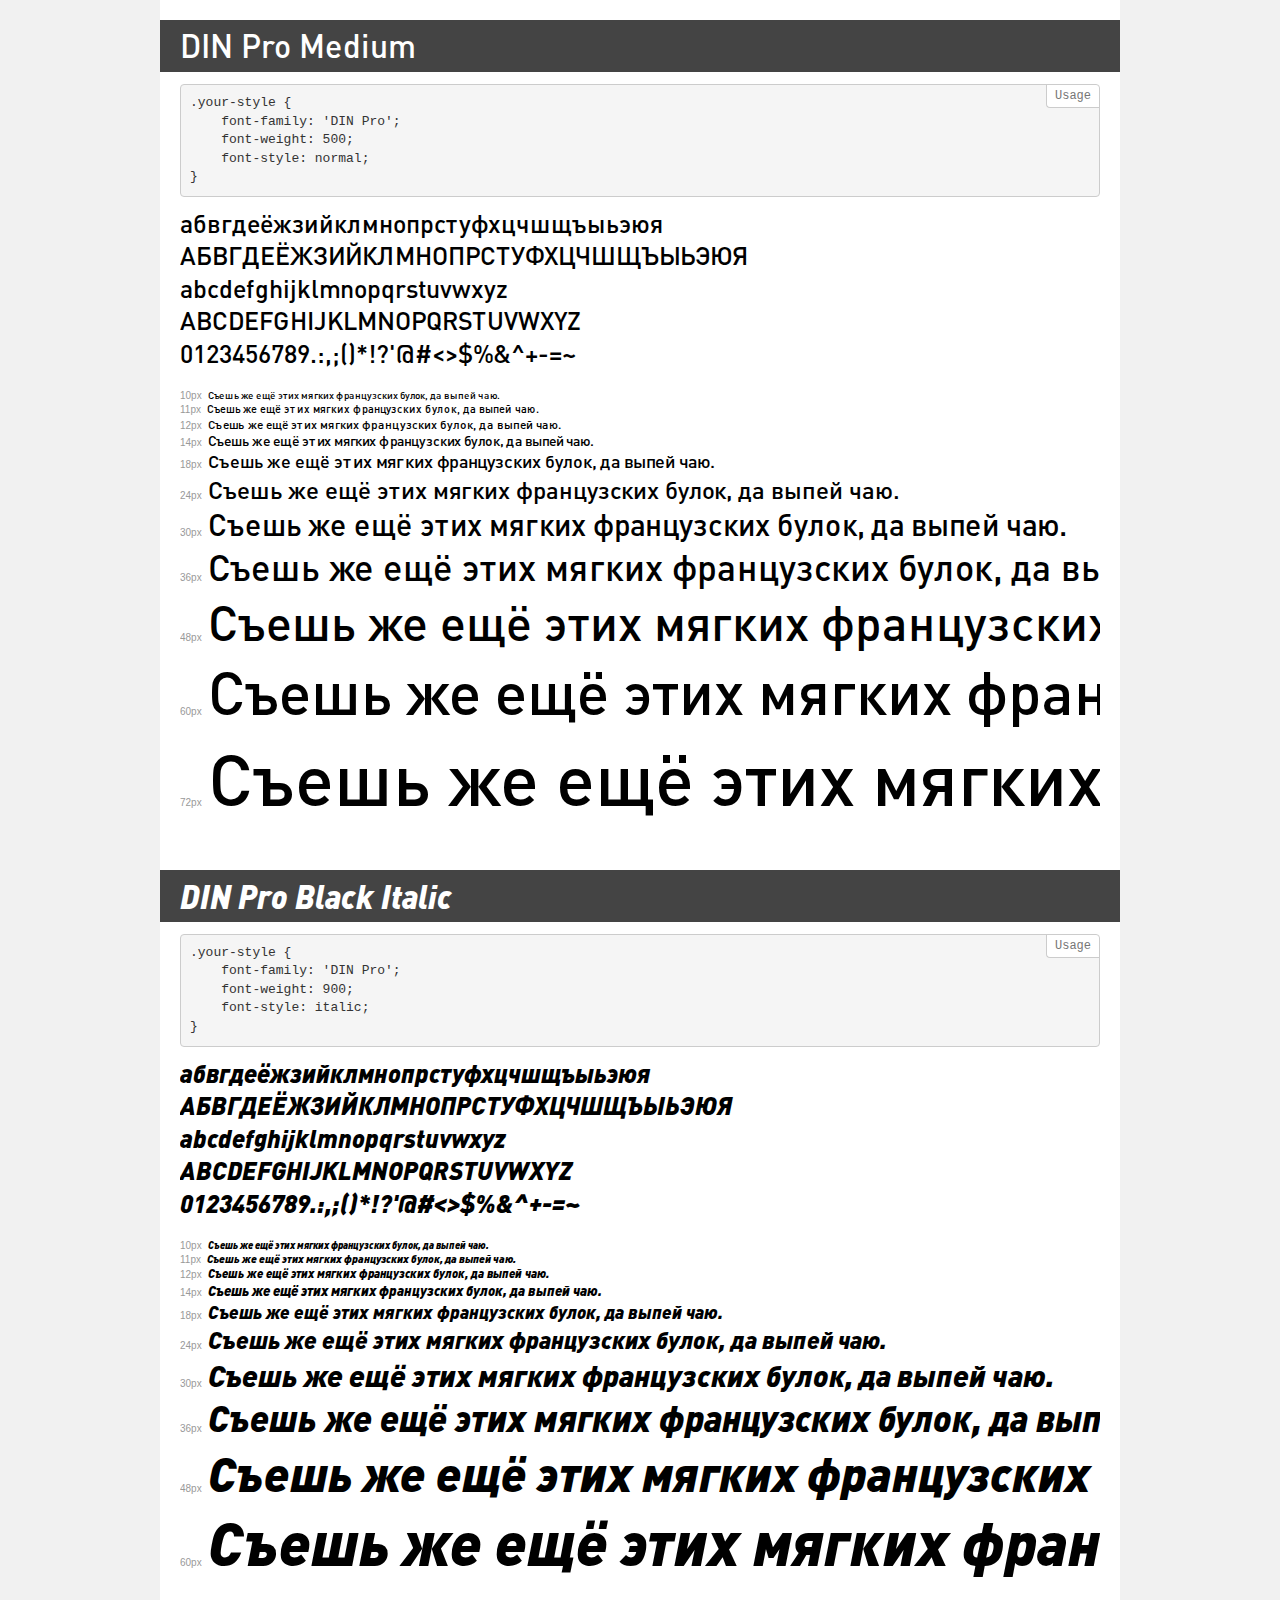
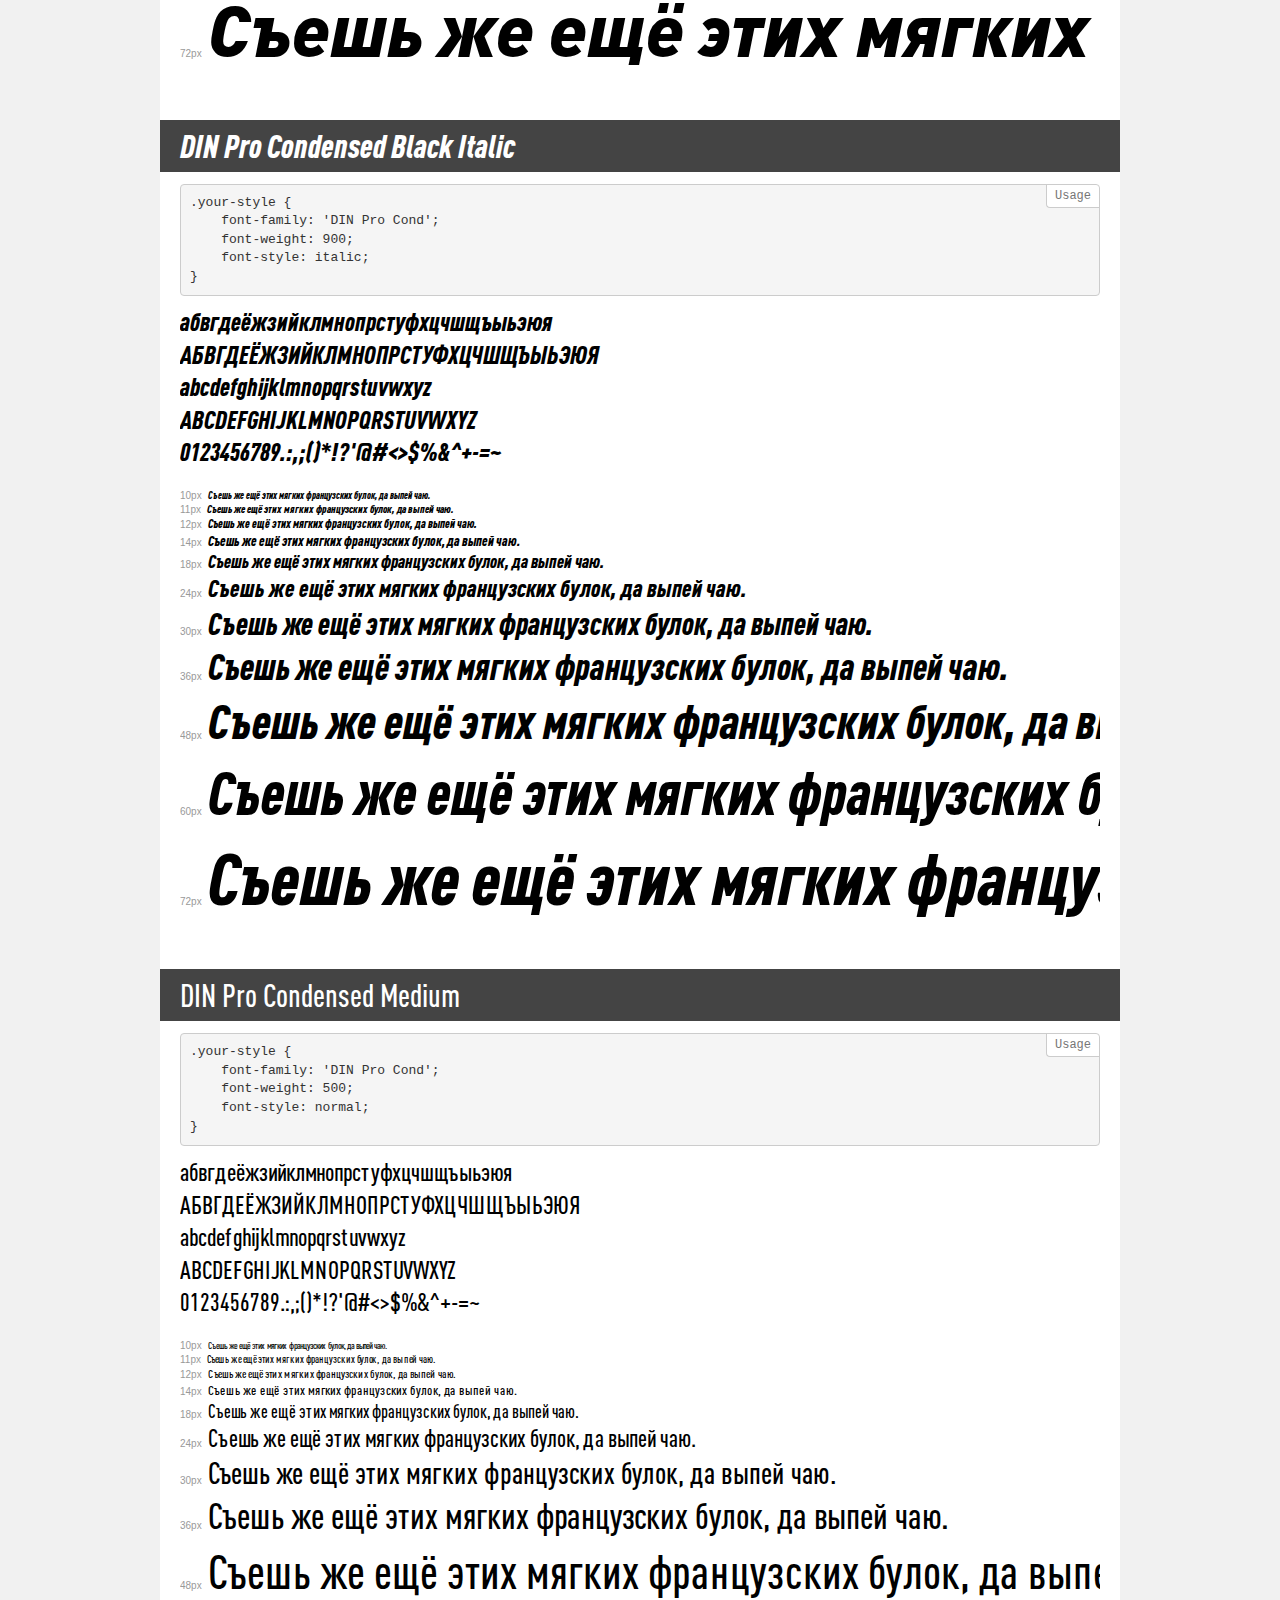
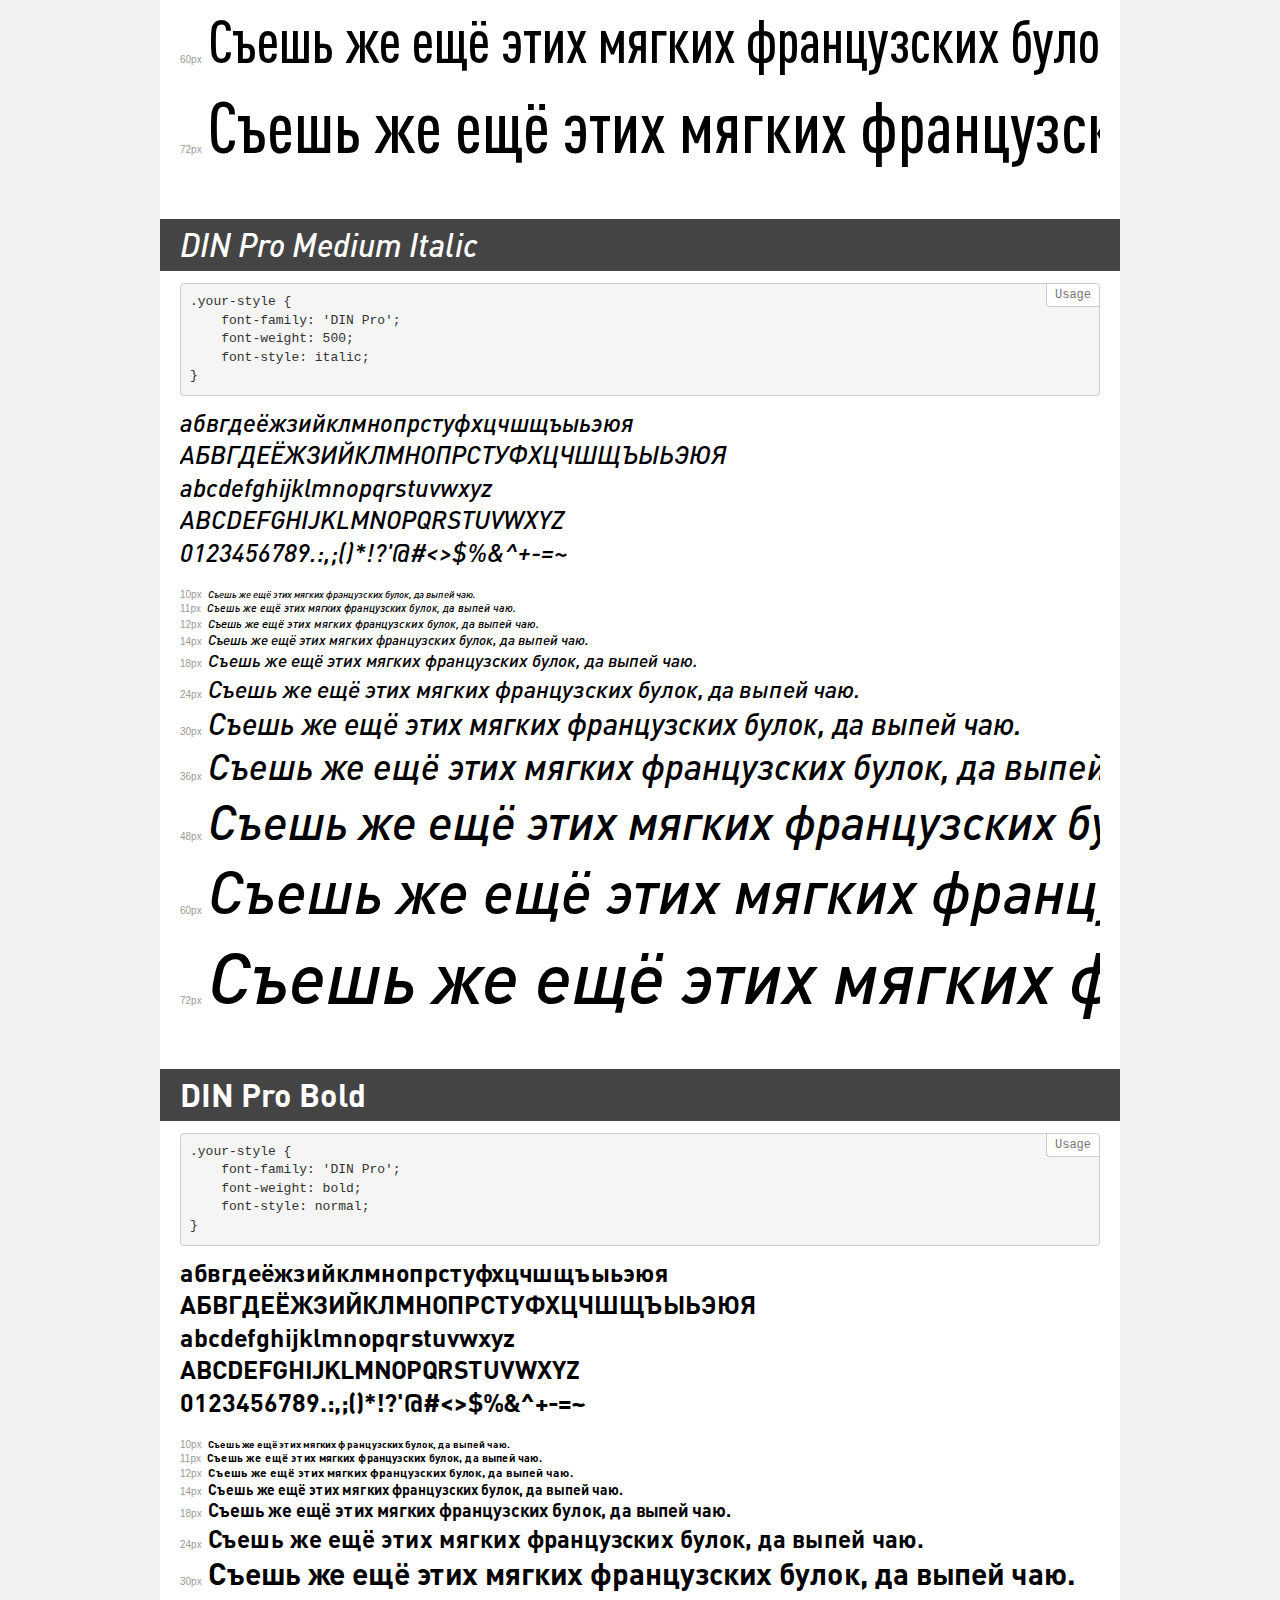
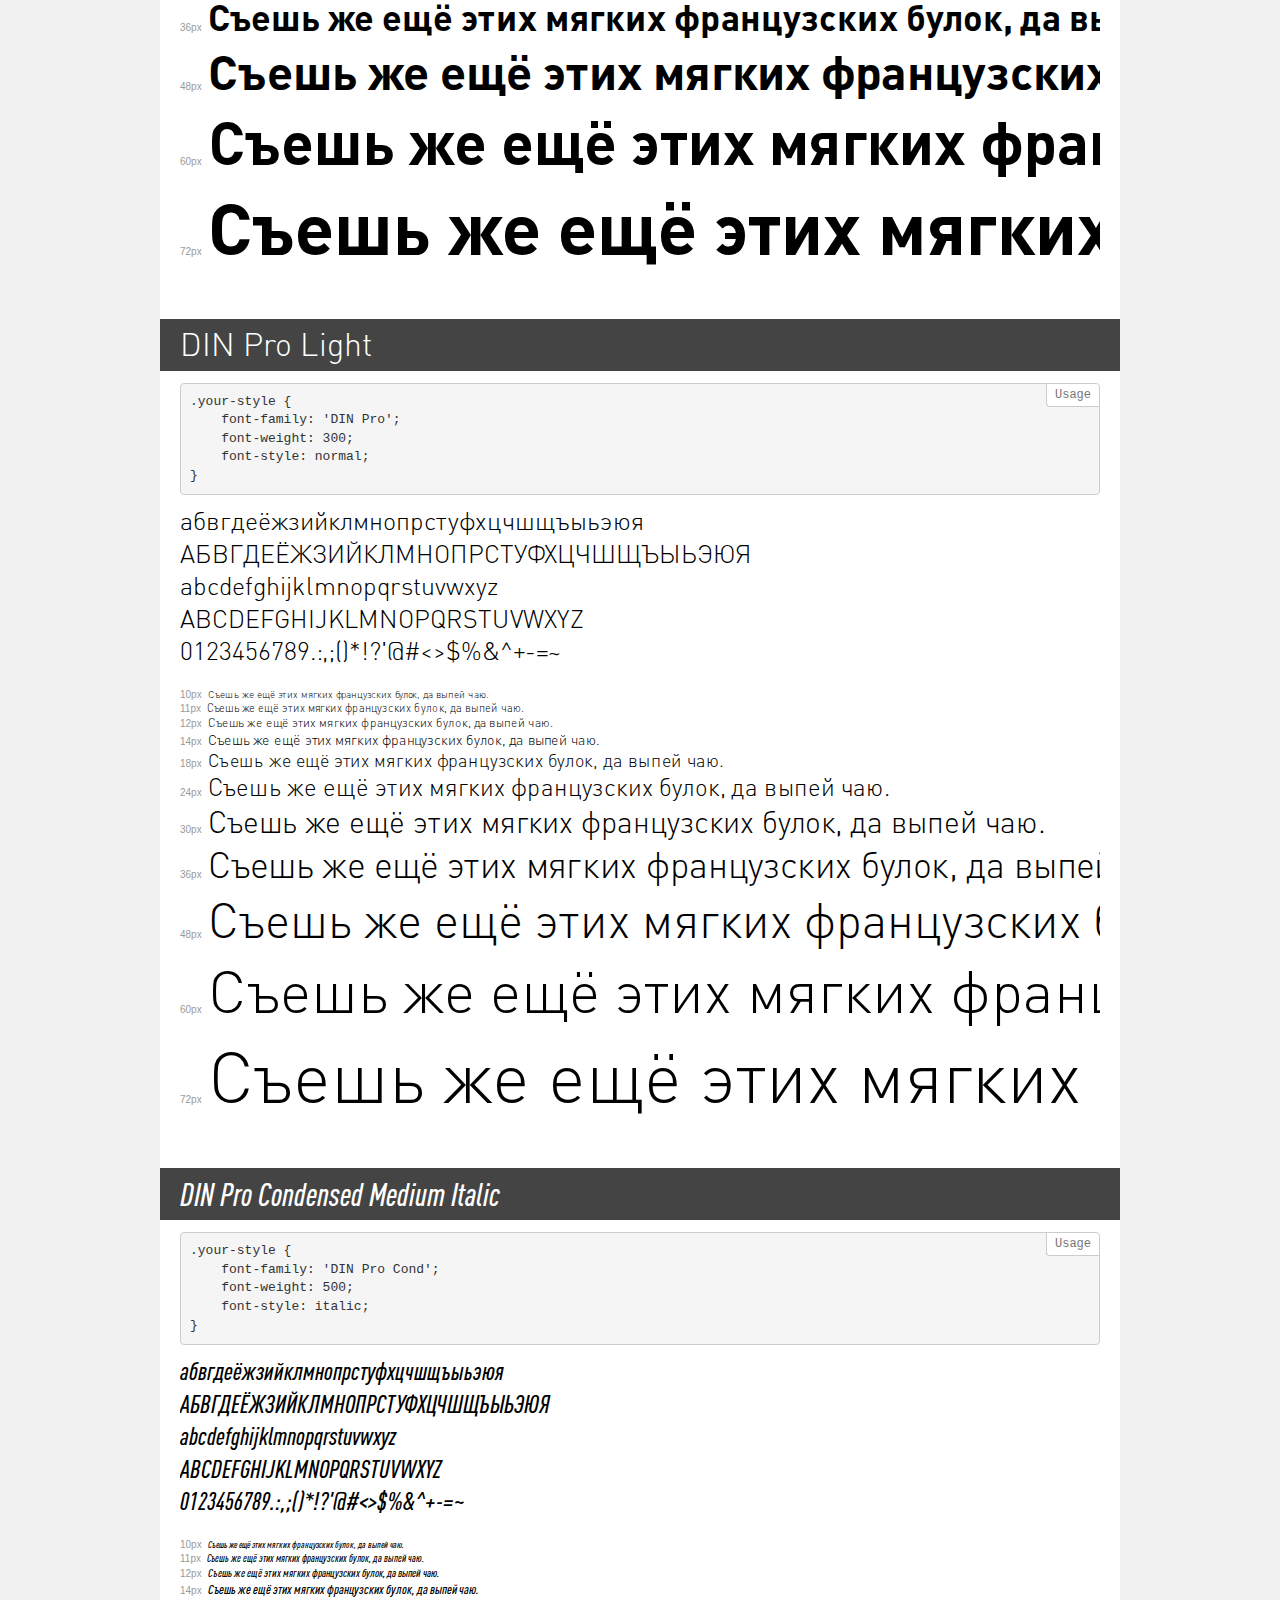
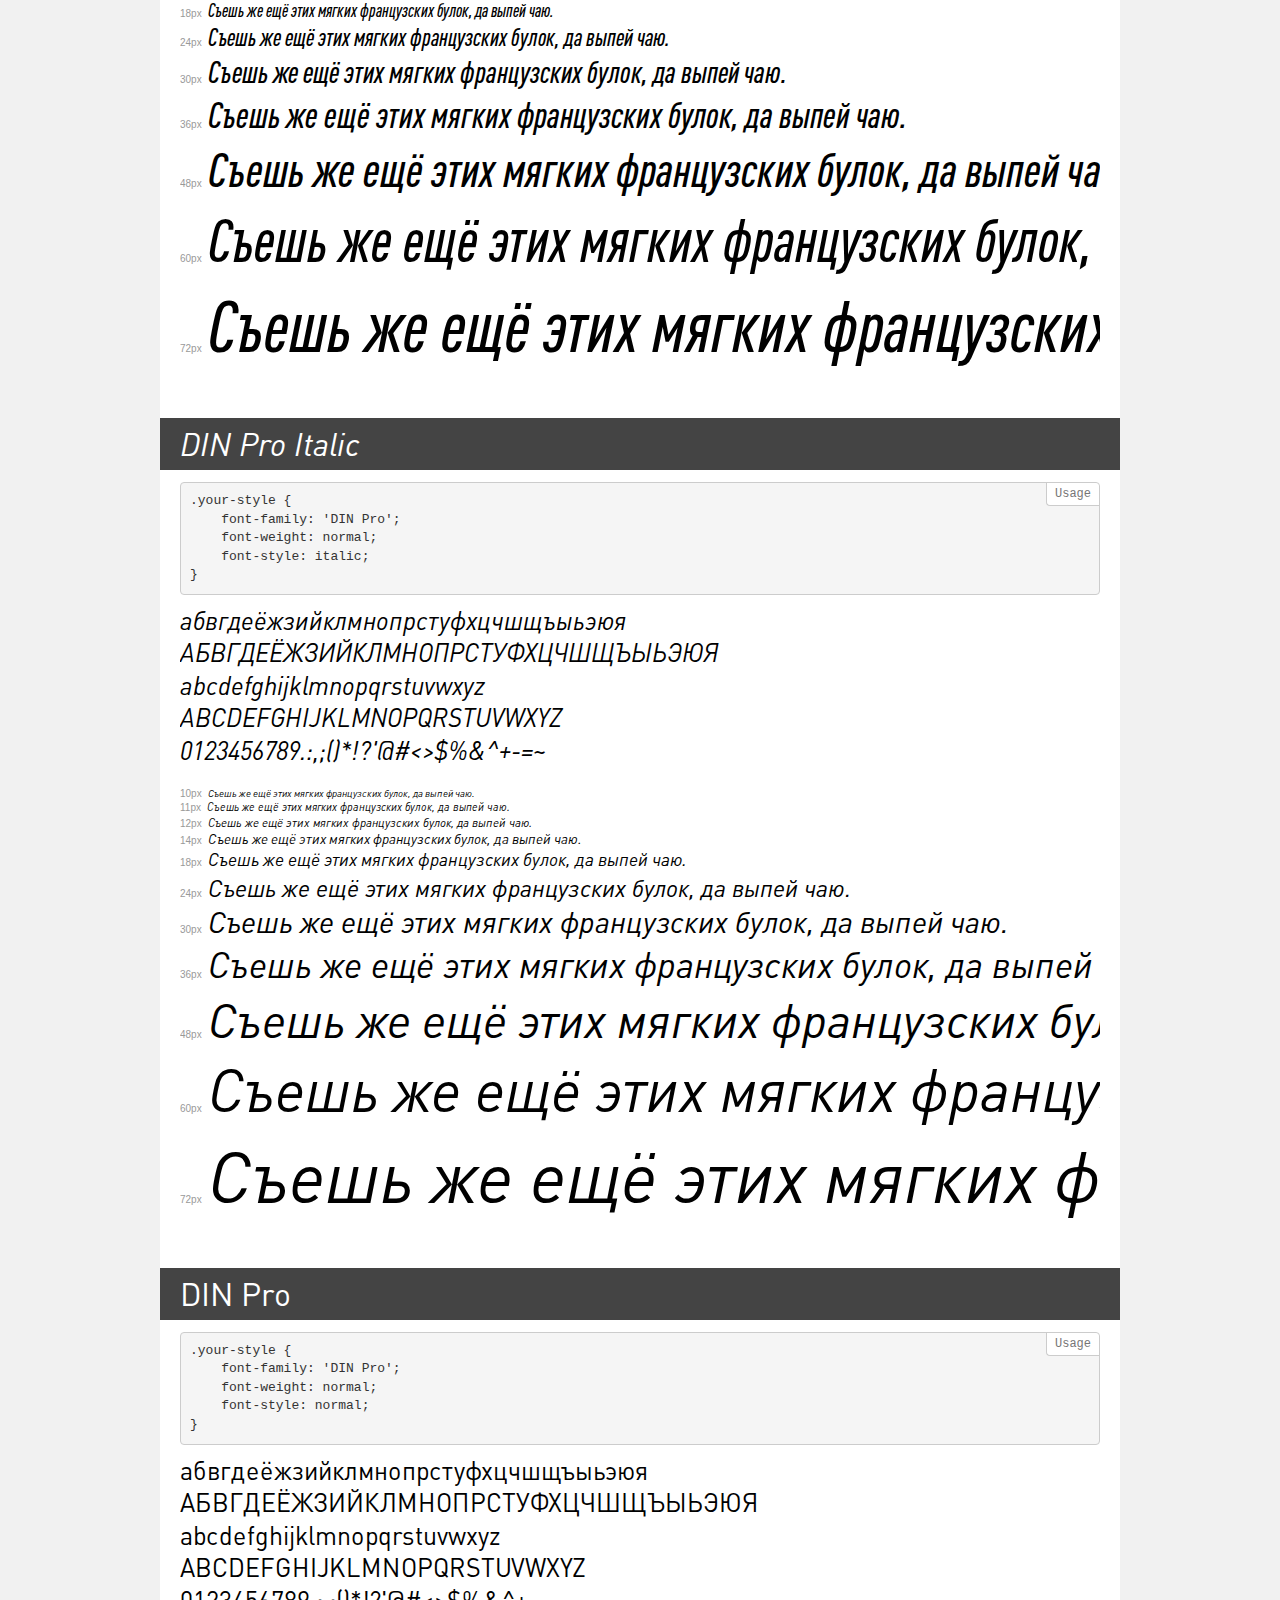
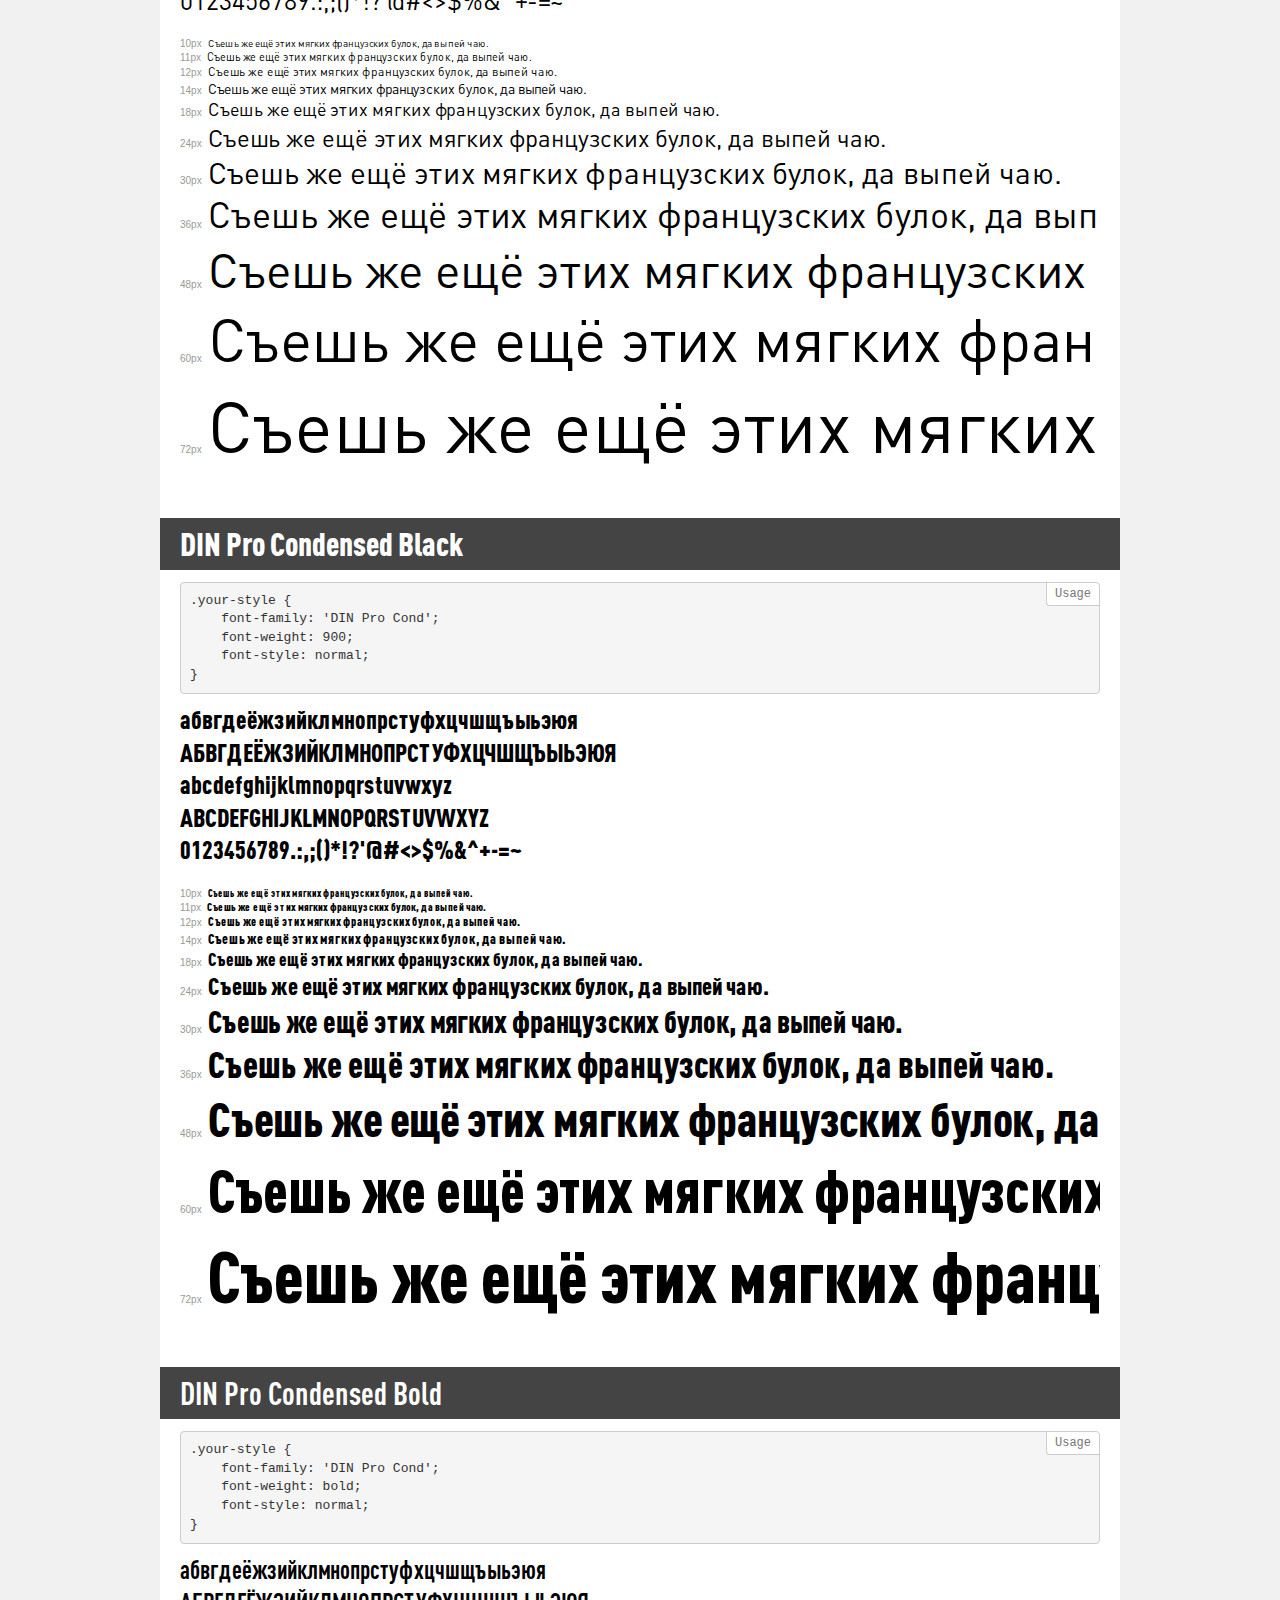
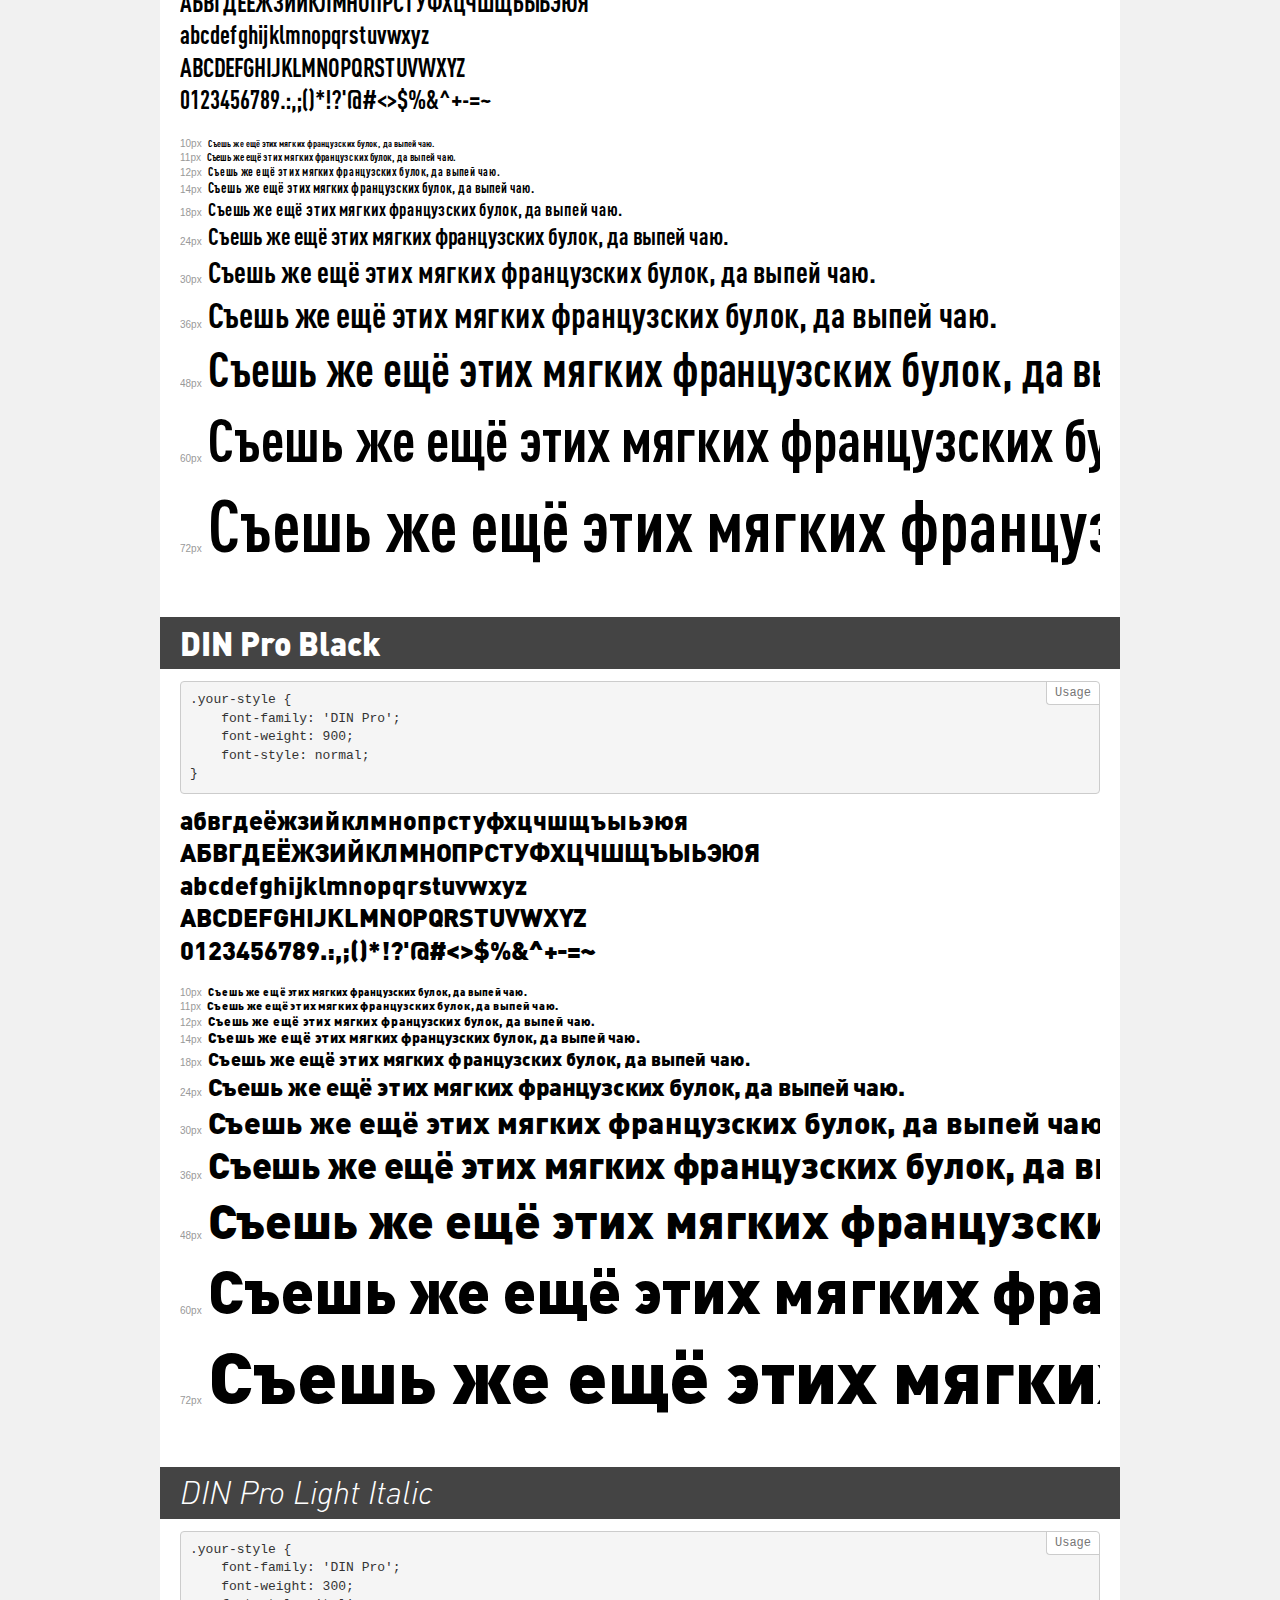
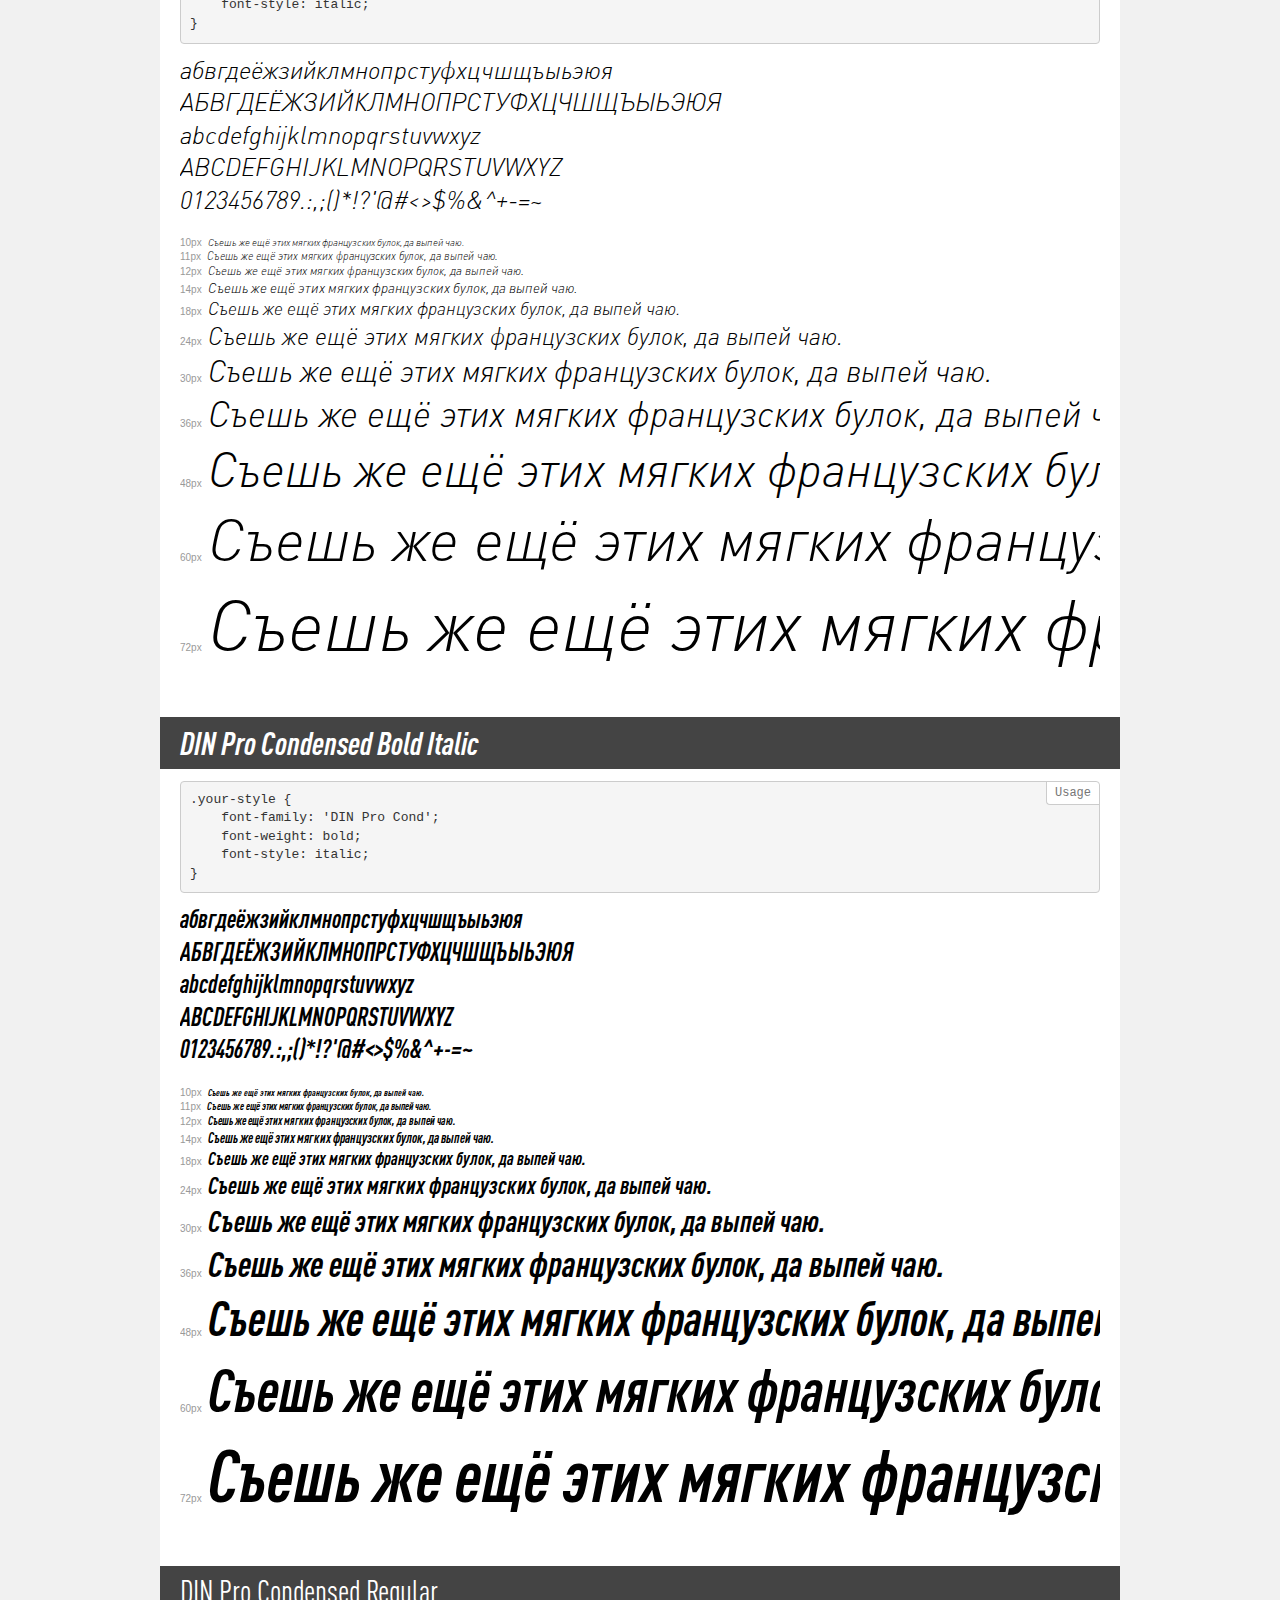
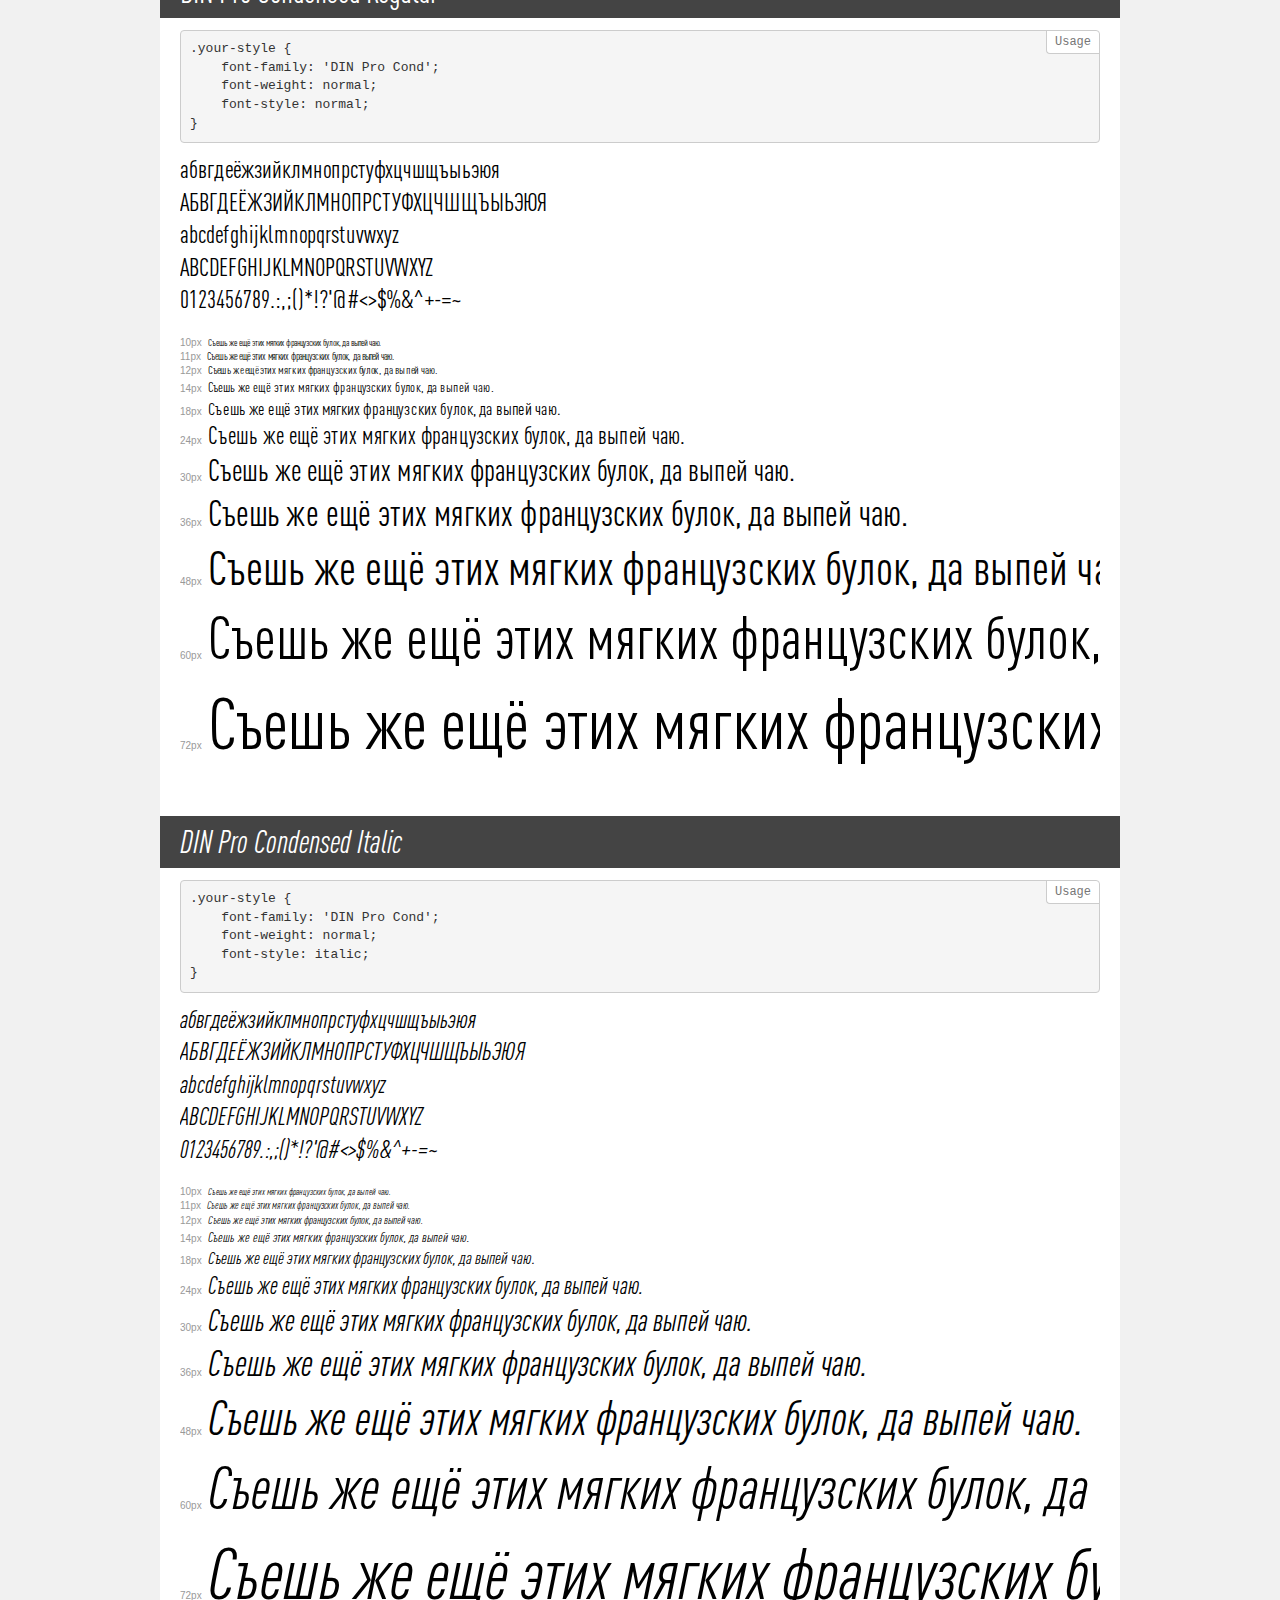
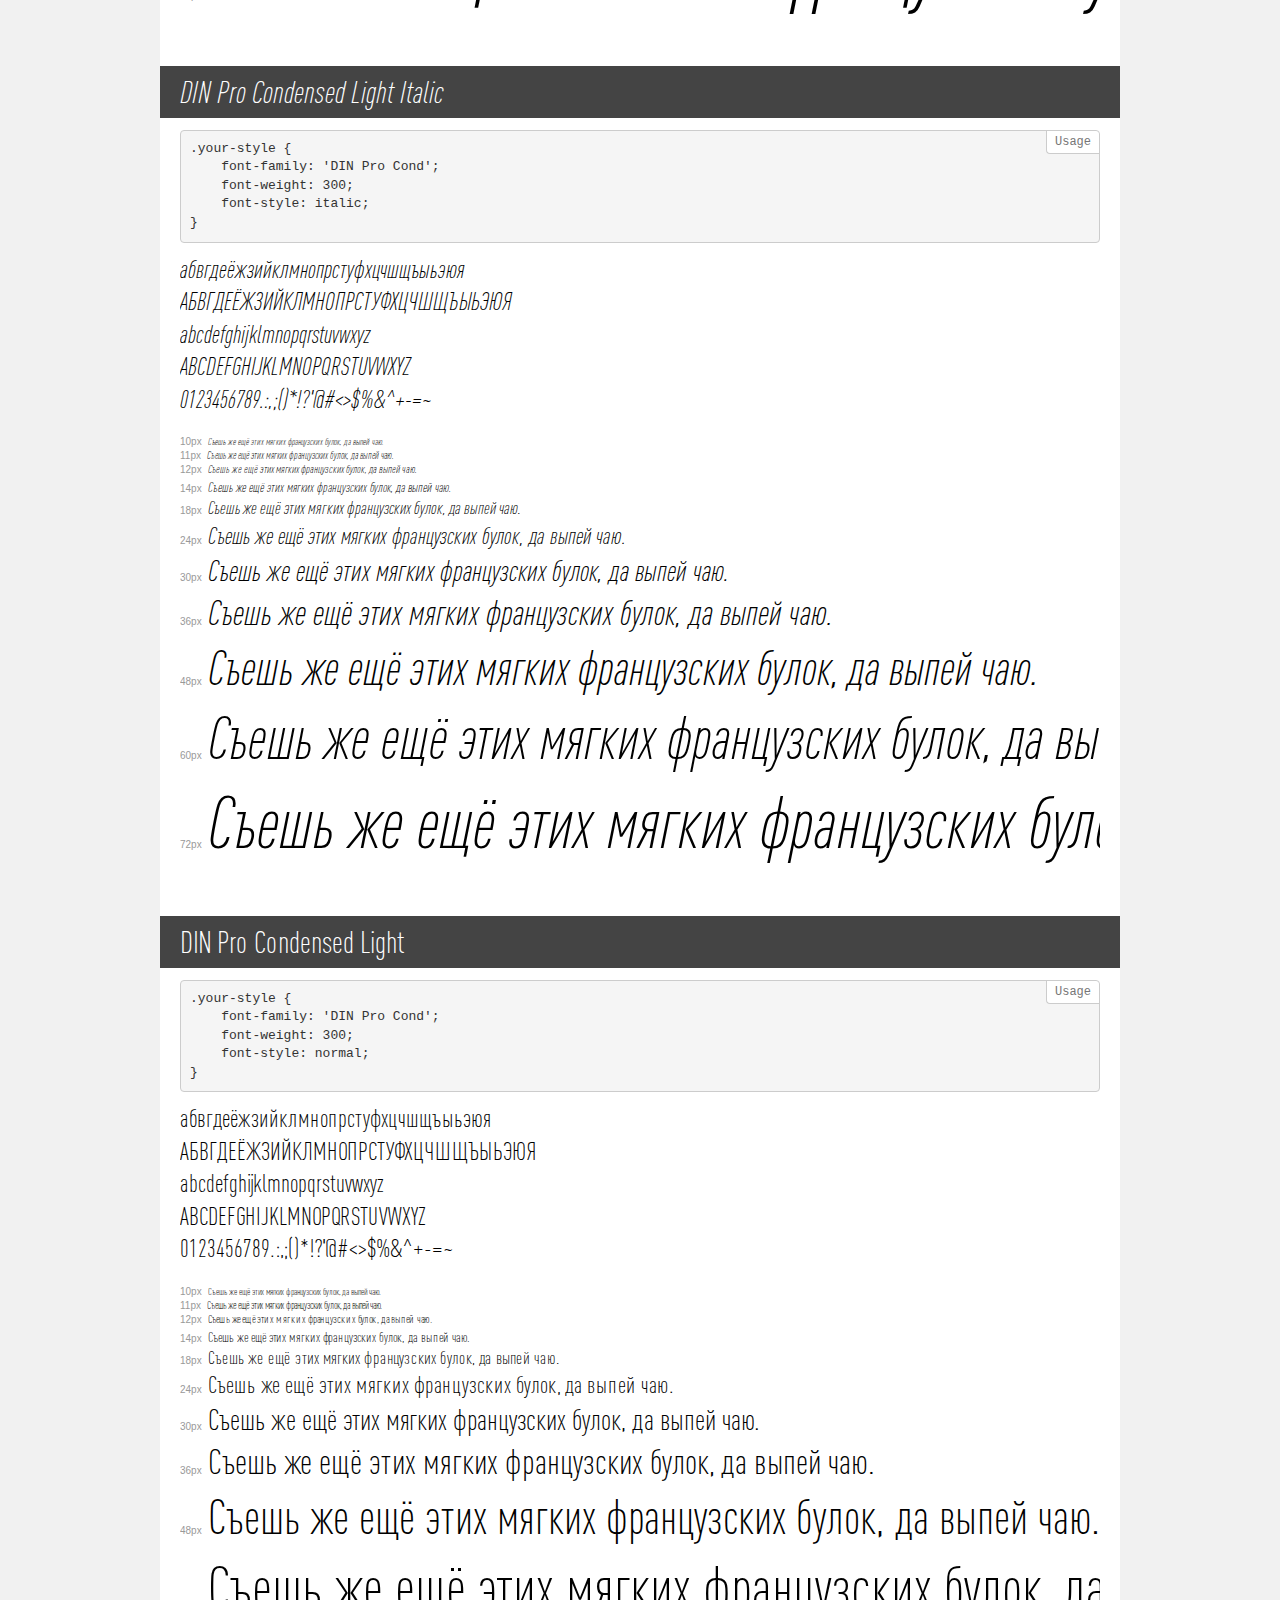
<file: manor/fonts/demo.html>
<!DOCTYPE html>
<html>
<head>
	<meta charset="utf-8">
	<meta http-equiv="X-UA-Compatible" content="IE=edge">
	<meta name="viewport" content="width=device-width, initial-scale=1">
	<meta name="robots" content="noindex, noarchive">
	<title>Transfonter demo</title>
	<link href="stylesheet.css" rel="stylesheet">
	<style>
		/*
		http://meyerweb.com/eric/tools/css/reset/
		v2.0 | 20110126
		License: none (public domain)
		*/
		html, body, div, span, applet, object, iframe,
		h1, h2, h3, h4, h5, h6, p, blockquote, pre,
		a, abbr, acronym, address, big, cite, code,
		del, dfn, em, img, ins, kbd, q, s, samp,
		small, strike, strong, sub, sup, tt, var,
		b, u, i, center,
		dl, dt, dd, ol, ul, li,
		fieldset, form, label, legend,
		table, caption, tbody, tfoot, thead, tr, th, td,
		article, aside, canvas, details, embed,
		figure, figcaption, footer, header, hgroup,
		menu, nav, output, ruby, section, summary,
		time, mark, audio, video {
			margin: 0;
			padding: 0;
			border: 0;
			font-size: 100%;
			font: inherit;
			vertical-align: baseline;
		}
		/* HTML5 display-role reset for older browsers */
		article, aside, details, figcaption, figure,
		footer, header, hgroup, menu, nav, section {
			display: block;
		}
		body {
			line-height: 1;
		}
		ol, ul {
			list-style: none;
		}
		blockquote, q {
			quotes: none;
		}
		blockquote:before, blockquote:after,
		q:before, q:after {
			content: '';
			content: none;
		}
		table {
			border-collapse: collapse;
			border-spacing: 0;
		}
		/* common styles */
		body {
			background: #f1f1f1;
			color: #000;
		}
		.page {
			background: #fff;
			width: 920px;
			margin: 0 auto;
			padding: 20px 20px 0 20px;
			overflow: hidden;
		}
		.font-container {
			overflow-x: auto;
			overflow-y: hidden;
			margin-bottom: 40px;
			line-height: 1.3;
			white-space: nowrap;
			padding-bottom: 5px;
		}
		h1 {
			position: relative;
			background: #444;
			font-size: 32px;
			color: #fff;
			padding: 10px 20px;
			margin: 0 -20px 12px -20px;
		}
		.letters {
			font-size: 25px;
			margin-bottom: 20px;
		}
		.s10:before {
			content: '10px';
		}
		.s11:before {
			content: '11px';
		}
		.s12:before {
			content: '12px';
		}
		.s14:before {
			content: '14px';
		}
		.s18:before {
			content: '18px';
		}
		.s24:before {
			content: '24px';
		}
		.s30:before {
			content: '30px';
		}
		.s36:before {
			content: '36px';
		}
		.s48:before {
			content: '48px';
		}
		.s60:before {
			content: '60px';
		}
		.s72:before {
			content: '72px';
		}
		.s10:before, .s11:before, .s12:before, .s14:before,
		.s18:before, .s24:before, .s30:before, .s36:before,
		.s48:before, .s60:before, .s72:before {
			font-family: Arial, sans-serif;
			font-size: 10px;
			font-weight: normal;
			font-style: normal;
			color: #999;
			padding-right: 6px;
		}
		pre {
			display: block;
			position: relative;
			padding: 9px;
			margin: 0 0 10px;
			font-family: Monaco, Menlo, Consolas, "Courier New", monospace !important;
			font-size: 13px;
			line-height: 1.428571429;
			color: #333;
			font-weight: normal !important;
			font-style: normal !important;
			background-color: #f5f5f5;
			border: 1px solid #ccc;
			overflow-x: auto;
			border-radius: 4px;
		}
		pre:after {
			display: block;
			position: absolute;
			right: 0;
			top: 0;
			content: 'Usage';
			line-height: 1;
			padding: 5px 8px;
			font-size: 12px;
			color: #767676;
			background-color: #fff;
			border: 1px solid #ccc;
			border-right: none;
			border-top: none;
			border-radius: 0 4px 0 4px;
			z-index: 10;
		}
		/* responsive */
		@media (max-width: 959px) {
			.page {
				width: auto;
				margin: 0;
			}
		}
	</style>
</head>
<body>
<div class="page">
	<div class="demo" style="font-family: 'DIN Pro'; font-weight: 500; font-style: normal;">
		<h1>DIN Pro Medium</h1>
		<pre>.your-style {
    font-family: 'DIN Pro';
    font-weight: 500;
    font-style: normal;
}</pre>
		<div class="font-container">
			<p class="letters">
				абвгдеёжзийклмнопрстуфхцчшщъыьэюя <br />
				АБВГДЕЁЖЗИЙКЛМНОПРСТУФХЦЧШЩЪЫЬЭЮЯ <br />
				abcdefghijklmnopqrstuvwxyz <br />
				ABCDEFGHIJKLMNOPQRSTUVWXYZ <br />				0123456789.:,;()*!?'@#<>$%&^+-=~
			</p>
			<p class="s10" style="font-size: 10px;">Съешь же ещё этих мягких французских булок, да выпей чаю.</p>
			<p class="s11" style="font-size: 11px;">Съешь же ещё этих мягких французских булок, да выпей чаю.</p>
			<p class="s12" style="font-size: 12px;">Съешь же ещё этих мягких французских булок, да выпей чаю.</p>
			<p class="s14" style="font-size: 14px;">Съешь же ещё этих мягких французских булок, да выпей чаю.</p>
			<p class="s18" style="font-size: 18px;">Съешь же ещё этих мягких французских булок, да выпей чаю.</p>
			<p class="s24" style="font-size: 24px;">Съешь же ещё этих мягких французских булок, да выпей чаю.</p>
			<p class="s30" style="font-size: 30px;">Съешь же ещё этих мягких французских булок, да выпей чаю.</p>
			<p class="s36" style="font-size: 36px;">Съешь же ещё этих мягких французских булок, да выпей чаю.</p>
			<p class="s48" style="font-size: 48px;">Съешь же ещё этих мягких французских булок, да выпей чаю.</p>
			<p class="s60" style="font-size: 60px;">Съешь же ещё этих мягких французских булок, да выпей чаю.</p>
			<p class="s72" style="font-size: 72px;">Съешь же ещё этих мягких французских булок, да выпей чаю.</p>
		</div>
	</div>
	<div class="demo" style="font-family: 'DIN Pro'; font-weight: 900; font-style: italic;">
		<h1>DIN Pro Black Italic</h1>
		<pre>.your-style {
    font-family: 'DIN Pro';
    font-weight: 900;
    font-style: italic;
}</pre>
		<div class="font-container">
			<p class="letters">
				абвгдеёжзийклмнопрстуфхцчшщъыьэюя <br />
				АБВГДЕЁЖЗИЙКЛМНОПРСТУФХЦЧШЩЪЫЬЭЮЯ <br />
				abcdefghijklmnopqrstuvwxyz <br />
				ABCDEFGHIJKLMNOPQRSTUVWXYZ <br />				0123456789.:,;()*!?'@#<>$%&^+-=~
			</p>
			<p class="s10" style="font-size: 10px;">Съешь же ещё этих мягких французских булок, да выпей чаю.</p>
			<p class="s11" style="font-size: 11px;">Съешь же ещё этих мягких французских булок, да выпей чаю.</p>
			<p class="s12" style="font-size: 12px;">Съешь же ещё этих мягких французских булок, да выпей чаю.</p>
			<p class="s14" style="font-size: 14px;">Съешь же ещё этих мягких французских булок, да выпей чаю.</p>
			<p class="s18" style="font-size: 18px;">Съешь же ещё этих мягких французских булок, да выпей чаю.</p>
			<p class="s24" style="font-size: 24px;">Съешь же ещё этих мягких французских булок, да выпей чаю.</p>
			<p class="s30" style="font-size: 30px;">Съешь же ещё этих мягких французских булок, да выпей чаю.</p>
			<p class="s36" style="font-size: 36px;">Съешь же ещё этих мягких французских булок, да выпей чаю.</p>
			<p class="s48" style="font-size: 48px;">Съешь же ещё этих мягких французских булок, да выпей чаю.</p>
			<p class="s60" style="font-size: 60px;">Съешь же ещё этих мягких французских булок, да выпей чаю.</p>
			<p class="s72" style="font-size: 72px;">Съешь же ещё этих мягких французских булок, да выпей чаю.</p>
		</div>
	</div>
	<div class="demo" style="font-family: 'DIN Pro Cond'; font-weight: 900; font-style: italic;">
		<h1>DIN Pro Condensed Black Italic</h1>
		<pre>.your-style {
    font-family: 'DIN Pro Cond';
    font-weight: 900;
    font-style: italic;
}</pre>
		<div class="font-container">
			<p class="letters">
				абвгдеёжзийклмнопрстуфхцчшщъыьэюя <br />
				АБВГДЕЁЖЗИЙКЛМНОПРСТУФХЦЧШЩЪЫЬЭЮЯ <br />
				abcdefghijklmnopqrstuvwxyz <br />
				ABCDEFGHIJKLMNOPQRSTUVWXYZ <br />				0123456789.:,;()*!?'@#<>$%&^+-=~
			</p>
			<p class="s10" style="font-size: 10px;">Съешь же ещё этих мягких французских булок, да выпей чаю.</p>
			<p class="s11" style="font-size: 11px;">Съешь же ещё этих мягких французских булок, да выпей чаю.</p>
			<p class="s12" style="font-size: 12px;">Съешь же ещё этих мягких французских булок, да выпей чаю.</p>
			<p class="s14" style="font-size: 14px;">Съешь же ещё этих мягких французских булок, да выпей чаю.</p>
			<p class="s18" style="font-size: 18px;">Съешь же ещё этих мягких французских булок, да выпей чаю.</p>
			<p class="s24" style="font-size: 24px;">Съешь же ещё этих мягких французских булок, да выпей чаю.</p>
			<p class="s30" style="font-size: 30px;">Съешь же ещё этих мягких французских булок, да выпей чаю.</p>
			<p class="s36" style="font-size: 36px;">Съешь же ещё этих мягких французских булок, да выпей чаю.</p>
			<p class="s48" style="font-size: 48px;">Съешь же ещё этих мягких французских булок, да выпей чаю.</p>
			<p class="s60" style="font-size: 60px;">Съешь же ещё этих мягких французских булок, да выпей чаю.</p>
			<p class="s72" style="font-size: 72px;">Съешь же ещё этих мягких французских булок, да выпей чаю.</p>
		</div>
	</div>
	<div class="demo" style="font-family: 'DIN Pro Cond'; font-weight: 500; font-style: normal;">
		<h1>DIN Pro Condensed Medium</h1>
		<pre>.your-style {
    font-family: 'DIN Pro Cond';
    font-weight: 500;
    font-style: normal;
}</pre>
		<div class="font-container">
			<p class="letters">
				абвгдеёжзийклмнопрстуфхцчшщъыьэюя <br />
				АБВГДЕЁЖЗИЙКЛМНОПРСТУФХЦЧШЩЪЫЬЭЮЯ <br />
				abcdefghijklmnopqrstuvwxyz <br />
				ABCDEFGHIJKLMNOPQRSTUVWXYZ <br />				0123456789.:,;()*!?'@#<>$%&^+-=~
			</p>
			<p class="s10" style="font-size: 10px;">Съешь же ещё этих мягких французских булок, да выпей чаю.</p>
			<p class="s11" style="font-size: 11px;">Съешь же ещё этих мягких французских булок, да выпей чаю.</p>
			<p class="s12" style="font-size: 12px;">Съешь же ещё этих мягких французских булок, да выпей чаю.</p>
			<p class="s14" style="font-size: 14px;">Съешь же ещё этих мягких французских булок, да выпей чаю.</p>
			<p class="s18" style="font-size: 18px;">Съешь же ещё этих мягких французских булок, да выпей чаю.</p>
			<p class="s24" style="font-size: 24px;">Съешь же ещё этих мягких французских булок, да выпей чаю.</p>
			<p class="s30" style="font-size: 30px;">Съешь же ещё этих мягких французских булок, да выпей чаю.</p>
			<p class="s36" style="font-size: 36px;">Съешь же ещё этих мягких французских булок, да выпей чаю.</p>
			<p class="s48" style="font-size: 48px;">Съешь же ещё этих мягких французских булок, да выпей чаю.</p>
			<p class="s60" style="font-size: 60px;">Съешь же ещё этих мягких французских булок, да выпей чаю.</p>
			<p class="s72" style="font-size: 72px;">Съешь же ещё этих мягких французских булок, да выпей чаю.</p>
		</div>
	</div>
	<div class="demo" style="font-family: 'DIN Pro'; font-weight: 500; font-style: italic;">
		<h1>DIN Pro Medium Italic</h1>
		<pre>.your-style {
    font-family: 'DIN Pro';
    font-weight: 500;
    font-style: italic;
}</pre>
		<div class="font-container">
			<p class="letters">
				абвгдеёжзийклмнопрстуфхцчшщъыьэюя <br />
				АБВГДЕЁЖЗИЙКЛМНОПРСТУФХЦЧШЩЪЫЬЭЮЯ <br />
				abcdefghijklmnopqrstuvwxyz <br />
				ABCDEFGHIJKLMNOPQRSTUVWXYZ <br />				0123456789.:,;()*!?'@#<>$%&^+-=~
			</p>
			<p class="s10" style="font-size: 10px;">Съешь же ещё этих мягких французских булок, да выпей чаю.</p>
			<p class="s11" style="font-size: 11px;">Съешь же ещё этих мягких французских булок, да выпей чаю.</p>
			<p class="s12" style="font-size: 12px;">Съешь же ещё этих мягких французских булок, да выпей чаю.</p>
			<p class="s14" style="font-size: 14px;">Съешь же ещё этих мягких французских булок, да выпей чаю.</p>
			<p class="s18" style="font-size: 18px;">Съешь же ещё этих мягких французских булок, да выпей чаю.</p>
			<p class="s24" style="font-size: 24px;">Съешь же ещё этих мягких французских булок, да выпей чаю.</p>
			<p class="s30" style="font-size: 30px;">Съешь же ещё этих мягких французских булок, да выпей чаю.</p>
			<p class="s36" style="font-size: 36px;">Съешь же ещё этих мягких французских булок, да выпей чаю.</p>
			<p class="s48" style="font-size: 48px;">Съешь же ещё этих мягких французских булок, да выпей чаю.</p>
			<p class="s60" style="font-size: 60px;">Съешь же ещё этих мягких французских булок, да выпей чаю.</p>
			<p class="s72" style="font-size: 72px;">Съешь же ещё этих мягких французских булок, да выпей чаю.</p>
		</div>
	</div>
	<div class="demo" style="font-family: 'DIN Pro'; font-weight: bold; font-style: normal;">
		<h1>DIN Pro Bold</h1>
		<pre>.your-style {
    font-family: 'DIN Pro';
    font-weight: bold;
    font-style: normal;
}</pre>
		<div class="font-container">
			<p class="letters">
				абвгдеёжзийклмнопрстуфхцчшщъыьэюя <br />
				АБВГДЕЁЖЗИЙКЛМНОПРСТУФХЦЧШЩЪЫЬЭЮЯ <br />
				abcdefghijklmnopqrstuvwxyz <br />
				ABCDEFGHIJKLMNOPQRSTUVWXYZ <br />				0123456789.:,;()*!?'@#<>$%&^+-=~
			</p>
			<p class="s10" style="font-size: 10px;">Съешь же ещё этих мягких французских булок, да выпей чаю.</p>
			<p class="s11" style="font-size: 11px;">Съешь же ещё этих мягких французских булок, да выпей чаю.</p>
			<p class="s12" style="font-size: 12px;">Съешь же ещё этих мягких французских булок, да выпей чаю.</p>
			<p class="s14" style="font-size: 14px;">Съешь же ещё этих мягких французских булок, да выпей чаю.</p>
			<p class="s18" style="font-size: 18px;">Съешь же ещё этих мягких французских булок, да выпей чаю.</p>
			<p class="s24" style="font-size: 24px;">Съешь же ещё этих мягких французских булок, да выпей чаю.</p>
			<p class="s30" style="font-size: 30px;">Съешь же ещё этих мягких французских булок, да выпей чаю.</p>
			<p class="s36" style="font-size: 36px;">Съешь же ещё этих мягких французских булок, да выпей чаю.</p>
			<p class="s48" style="font-size: 48px;">Съешь же ещё этих мягких французских булок, да выпей чаю.</p>
			<p class="s60" style="font-size: 60px;">Съешь же ещё этих мягких французских булок, да выпей чаю.</p>
			<p class="s72" style="font-size: 72px;">Съешь же ещё этих мягких французских булок, да выпей чаю.</p>
		</div>
	</div>
	<div class="demo" style="font-family: 'DIN Pro'; font-weight: 300; font-style: normal;">
		<h1>DIN Pro Light</h1>
		<pre>.your-style {
    font-family: 'DIN Pro';
    font-weight: 300;
    font-style: normal;
}</pre>
		<div class="font-container">
			<p class="letters">
				абвгдеёжзийклмнопрстуфхцчшщъыьэюя <br />
				АБВГДЕЁЖЗИЙКЛМНОПРСТУФХЦЧШЩЪЫЬЭЮЯ <br />
				abcdefghijklmnopqrstuvwxyz <br />
				ABCDEFGHIJKLMNOPQRSTUVWXYZ <br />				0123456789.:,;()*!?'@#<>$%&^+-=~
			</p>
			<p class="s10" style="font-size: 10px;">Съешь же ещё этих мягких французских булок, да выпей чаю.</p>
			<p class="s11" style="font-size: 11px;">Съешь же ещё этих мягких французских булок, да выпей чаю.</p>
			<p class="s12" style="font-size: 12px;">Съешь же ещё этих мягких французских булок, да выпей чаю.</p>
			<p class="s14" style="font-size: 14px;">Съешь же ещё этих мягких французских булок, да выпей чаю.</p>
			<p class="s18" style="font-size: 18px;">Съешь же ещё этих мягких французских булок, да выпей чаю.</p>
			<p class="s24" style="font-size: 24px;">Съешь же ещё этих мягких французских булок, да выпей чаю.</p>
			<p class="s30" style="font-size: 30px;">Съешь же ещё этих мягких французских булок, да выпей чаю.</p>
			<p class="s36" style="font-size: 36px;">Съешь же ещё этих мягких французских булок, да выпей чаю.</p>
			<p class="s48" style="font-size: 48px;">Съешь же ещё этих мягких французских булок, да выпей чаю.</p>
			<p class="s60" style="font-size: 60px;">Съешь же ещё этих мягких французских булок, да выпей чаю.</p>
			<p class="s72" style="font-size: 72px;">Съешь же ещё этих мягких французских булок, да выпей чаю.</p>
		</div>
	</div>
	<div class="demo" style="font-family: 'DIN Pro Cond'; font-weight: 500; font-style: italic;">
		<h1>DIN Pro Condensed Medium Italic</h1>
		<pre>.your-style {
    font-family: 'DIN Pro Cond';
    font-weight: 500;
    font-style: italic;
}</pre>
		<div class="font-container">
			<p class="letters">
				абвгдеёжзийклмнопрстуфхцчшщъыьэюя <br />
				АБВГДЕЁЖЗИЙКЛМНОПРСТУФХЦЧШЩЪЫЬЭЮЯ <br />
				abcdefghijklmnopqrstuvwxyz <br />
				ABCDEFGHIJKLMNOPQRSTUVWXYZ <br />				0123456789.:,;()*!?'@#<>$%&^+-=~
			</p>
			<p class="s10" style="font-size: 10px;">Съешь же ещё этих мягких французских булок, да выпей чаю.</p>
			<p class="s11" style="font-size: 11px;">Съешь же ещё этих мягких французских булок, да выпей чаю.</p>
			<p class="s12" style="font-size: 12px;">Съешь же ещё этих мягких французских булок, да выпей чаю.</p>
			<p class="s14" style="font-size: 14px;">Съешь же ещё этих мягких французских булок, да выпей чаю.</p>
			<p class="s18" style="font-size: 18px;">Съешь же ещё этих мягких французских булок, да выпей чаю.</p>
			<p class="s24" style="font-size: 24px;">Съешь же ещё этих мягких французских булок, да выпей чаю.</p>
			<p class="s30" style="font-size: 30px;">Съешь же ещё этих мягких французских булок, да выпей чаю.</p>
			<p class="s36" style="font-size: 36px;">Съешь же ещё этих мягких французских булок, да выпей чаю.</p>
			<p class="s48" style="font-size: 48px;">Съешь же ещё этих мягких французских булок, да выпей чаю.</p>
			<p class="s60" style="font-size: 60px;">Съешь же ещё этих мягких французских булок, да выпей чаю.</p>
			<p class="s72" style="font-size: 72px;">Съешь же ещё этих мягких французских булок, да выпей чаю.</p>
		</div>
	</div>
	<div class="demo" style="font-family: 'DIN Pro'; font-weight: normal; font-style: italic;">
		<h1>DIN Pro Italic</h1>
		<pre>.your-style {
    font-family: 'DIN Pro';
    font-weight: normal;
    font-style: italic;
}</pre>
		<div class="font-container">
			<p class="letters">
				абвгдеёжзийклмнопрстуфхцчшщъыьэюя <br />
				АБВГДЕЁЖЗИЙКЛМНОПРСТУФХЦЧШЩЪЫЬЭЮЯ <br />
				abcdefghijklmnopqrstuvwxyz <br />
				ABCDEFGHIJKLMNOPQRSTUVWXYZ <br />				0123456789.:,;()*!?'@#<>$%&^+-=~
			</p>
			<p class="s10" style="font-size: 10px;">Съешь же ещё этих мягких французских булок, да выпей чаю.</p>
			<p class="s11" style="font-size: 11px;">Съешь же ещё этих мягких французских булок, да выпей чаю.</p>
			<p class="s12" style="font-size: 12px;">Съешь же ещё этих мягких французских булок, да выпей чаю.</p>
			<p class="s14" style="font-size: 14px;">Съешь же ещё этих мягких французских булок, да выпей чаю.</p>
			<p class="s18" style="font-size: 18px;">Съешь же ещё этих мягких французских булок, да выпей чаю.</p>
			<p class="s24" style="font-size: 24px;">Съешь же ещё этих мягких французских булок, да выпей чаю.</p>
			<p class="s30" style="font-size: 30px;">Съешь же ещё этих мягких французских булок, да выпей чаю.</p>
			<p class="s36" style="font-size: 36px;">Съешь же ещё этих мягких французских булок, да выпей чаю.</p>
			<p class="s48" style="font-size: 48px;">Съешь же ещё этих мягких французских булок, да выпей чаю.</p>
			<p class="s60" style="font-size: 60px;">Съешь же ещё этих мягких французских булок, да выпей чаю.</p>
			<p class="s72" style="font-size: 72px;">Съешь же ещё этих мягких французских булок, да выпей чаю.</p>
		</div>
	</div>
	<div class="demo" style="font-family: 'DIN Pro'; font-weight: normal; font-style: normal;">
		<h1>DIN Pro</h1>
		<pre>.your-style {
    font-family: 'DIN Pro';
    font-weight: normal;
    font-style: normal;
}</pre>
		<div class="font-container">
			<p class="letters">
				абвгдеёжзийклмнопрстуфхцчшщъыьэюя <br />
				АБВГДЕЁЖЗИЙКЛМНОПРСТУФХЦЧШЩЪЫЬЭЮЯ <br />
				abcdefghijklmnopqrstuvwxyz <br />
				ABCDEFGHIJKLMNOPQRSTUVWXYZ <br />				0123456789.:,;()*!?'@#<>$%&^+-=~
			</p>
			<p class="s10" style="font-size: 10px;">Съешь же ещё этих мягких французских булок, да выпей чаю.</p>
			<p class="s11" style="font-size: 11px;">Съешь же ещё этих мягких французских булок, да выпей чаю.</p>
			<p class="s12" style="font-size: 12px;">Съешь же ещё этих мягких французских булок, да выпей чаю.</p>
			<p class="s14" style="font-size: 14px;">Съешь же ещё этих мягких французских булок, да выпей чаю.</p>
			<p class="s18" style="font-size: 18px;">Съешь же ещё этих мягких французских булок, да выпей чаю.</p>
			<p class="s24" style="font-size: 24px;">Съешь же ещё этих мягких французских булок, да выпей чаю.</p>
			<p class="s30" style="font-size: 30px;">Съешь же ещё этих мягких французских булок, да выпей чаю.</p>
			<p class="s36" style="font-size: 36px;">Съешь же ещё этих мягких французских булок, да выпей чаю.</p>
			<p class="s48" style="font-size: 48px;">Съешь же ещё этих мягких французских булок, да выпей чаю.</p>
			<p class="s60" style="font-size: 60px;">Съешь же ещё этих мягких французских булок, да выпей чаю.</p>
			<p class="s72" style="font-size: 72px;">Съешь же ещё этих мягких французских булок, да выпей чаю.</p>
		</div>
	</div>
	<div class="demo" style="font-family: 'DIN Pro Cond'; font-weight: 900; font-style: normal;">
		<h1>DIN Pro Condensed Black</h1>
		<pre>.your-style {
    font-family: 'DIN Pro Cond';
    font-weight: 900;
    font-style: normal;
}</pre>
		<div class="font-container">
			<p class="letters">
				абвгдеёжзийклмнопрстуфхцчшщъыьэюя <br />
				АБВГДЕЁЖЗИЙКЛМНОПРСТУФХЦЧШЩЪЫЬЭЮЯ <br />
				abcdefghijklmnopqrstuvwxyz <br />
				ABCDEFGHIJKLMNOPQRSTUVWXYZ <br />				0123456789.:,;()*!?'@#<>$%&^+-=~
			</p>
			<p class="s10" style="font-size: 10px;">Съешь же ещё этих мягких французских булок, да выпей чаю.</p>
			<p class="s11" style="font-size: 11px;">Съешь же ещё этих мягких французских булок, да выпей чаю.</p>
			<p class="s12" style="font-size: 12px;">Съешь же ещё этих мягких французских булок, да выпей чаю.</p>
			<p class="s14" style="font-size: 14px;">Съешь же ещё этих мягких французских булок, да выпей чаю.</p>
			<p class="s18" style="font-size: 18px;">Съешь же ещё этих мягких французских булок, да выпей чаю.</p>
			<p class="s24" style="font-size: 24px;">Съешь же ещё этих мягких французских булок, да выпей чаю.</p>
			<p class="s30" style="font-size: 30px;">Съешь же ещё этих мягких французских булок, да выпей чаю.</p>
			<p class="s36" style="font-size: 36px;">Съешь же ещё этих мягких французских булок, да выпей чаю.</p>
			<p class="s48" style="font-size: 48px;">Съешь же ещё этих мягких французских булок, да выпей чаю.</p>
			<p class="s60" style="font-size: 60px;">Съешь же ещё этих мягких французских булок, да выпей чаю.</p>
			<p class="s72" style="font-size: 72px;">Съешь же ещё этих мягких французских булок, да выпей чаю.</p>
		</div>
	</div>
	<div class="demo" style="font-family: 'DIN Pro Cond'; font-weight: bold; font-style: normal;">
		<h1>DIN Pro Condensed Bold</h1>
		<pre>.your-style {
    font-family: 'DIN Pro Cond';
    font-weight: bold;
    font-style: normal;
}</pre>
		<div class="font-container">
			<p class="letters">
				абвгдеёжзийклмнопрстуфхцчшщъыьэюя <br />
				АБВГДЕЁЖЗИЙКЛМНОПРСТУФХЦЧШЩЪЫЬЭЮЯ <br />
				abcdefghijklmnopqrstuvwxyz <br />
				ABCDEFGHIJKLMNOPQRSTUVWXYZ <br />				0123456789.:,;()*!?'@#<>$%&^+-=~
			</p>
			<p class="s10" style="font-size: 10px;">Съешь же ещё этих мягких французских булок, да выпей чаю.</p>
			<p class="s11" style="font-size: 11px;">Съешь же ещё этих мягких французских булок, да выпей чаю.</p>
			<p class="s12" style="font-size: 12px;">Съешь же ещё этих мягких французских булок, да выпей чаю.</p>
			<p class="s14" style="font-size: 14px;">Съешь же ещё этих мягких французских булок, да выпей чаю.</p>
			<p class="s18" style="font-size: 18px;">Съешь же ещё этих мягких французских булок, да выпей чаю.</p>
			<p class="s24" style="font-size: 24px;">Съешь же ещё этих мягких французских булок, да выпей чаю.</p>
			<p class="s30" style="font-size: 30px;">Съешь же ещё этих мягких французских булок, да выпей чаю.</p>
			<p class="s36" style="font-size: 36px;">Съешь же ещё этих мягких французских булок, да выпей чаю.</p>
			<p class="s48" style="font-size: 48px;">Съешь же ещё этих мягких французских булок, да выпей чаю.</p>
			<p class="s60" style="font-size: 60px;">Съешь же ещё этих мягких французских булок, да выпей чаю.</p>
			<p class="s72" style="font-size: 72px;">Съешь же ещё этих мягких французских булок, да выпей чаю.</p>
		</div>
	</div>
	<div class="demo" style="font-family: 'DIN Pro'; font-weight: 900; font-style: normal;">
		<h1>DIN Pro Black</h1>
		<pre>.your-style {
    font-family: 'DIN Pro';
    font-weight: 900;
    font-style: normal;
}</pre>
		<div class="font-container">
			<p class="letters">
				абвгдеёжзийклмнопрстуфхцчшщъыьэюя <br />
				АБВГДЕЁЖЗИЙКЛМНОПРСТУФХЦЧШЩЪЫЬЭЮЯ <br />
				abcdefghijklmnopqrstuvwxyz <br />
				ABCDEFGHIJKLMNOPQRSTUVWXYZ <br />				0123456789.:,;()*!?'@#<>$%&^+-=~
			</p>
			<p class="s10" style="font-size: 10px;">Съешь же ещё этих мягких французских булок, да выпей чаю.</p>
			<p class="s11" style="font-size: 11px;">Съешь же ещё этих мягких французских булок, да выпей чаю.</p>
			<p class="s12" style="font-size: 12px;">Съешь же ещё этих мягких французских булок, да выпей чаю.</p>
			<p class="s14" style="font-size: 14px;">Съешь же ещё этих мягких французских булок, да выпей чаю.</p>
			<p class="s18" style="font-size: 18px;">Съешь же ещё этих мягких французских булок, да выпей чаю.</p>
			<p class="s24" style="font-size: 24px;">Съешь же ещё этих мягких французских булок, да выпей чаю.</p>
			<p class="s30" style="font-size: 30px;">Съешь же ещё этих мягких французских булок, да выпей чаю.</p>
			<p class="s36" style="font-size: 36px;">Съешь же ещё этих мягких французских булок, да выпей чаю.</p>
			<p class="s48" style="font-size: 48px;">Съешь же ещё этих мягких французских булок, да выпей чаю.</p>
			<p class="s60" style="font-size: 60px;">Съешь же ещё этих мягких французских булок, да выпей чаю.</p>
			<p class="s72" style="font-size: 72px;">Съешь же ещё этих мягких французских булок, да выпей чаю.</p>
		</div>
	</div>
	<div class="demo" style="font-family: 'DIN Pro'; font-weight: 300; font-style: italic;">
		<h1>DIN Pro Light Italic</h1>
		<pre>.your-style {
    font-family: 'DIN Pro';
    font-weight: 300;
    font-style: italic;
}</pre>
		<div class="font-container">
			<p class="letters">
				абвгдеёжзийклмнопрстуфхцчшщъыьэюя <br />
				АБВГДЕЁЖЗИЙКЛМНОПРСТУФХЦЧШЩЪЫЬЭЮЯ <br />
				abcdefghijklmnopqrstuvwxyz <br />
				ABCDEFGHIJKLMNOPQRSTUVWXYZ <br />				0123456789.:,;()*!?'@#<>$%&^+-=~
			</p>
			<p class="s10" style="font-size: 10px;">Съешь же ещё этих мягких французских булок, да выпей чаю.</p>
			<p class="s11" style="font-size: 11px;">Съешь же ещё этих мягких французских булок, да выпей чаю.</p>
			<p class="s12" style="font-size: 12px;">Съешь же ещё этих мягких французских булок, да выпей чаю.</p>
			<p class="s14" style="font-size: 14px;">Съешь же ещё этих мягких французских булок, да выпей чаю.</p>
			<p class="s18" style="font-size: 18px;">Съешь же ещё этих мягких французских булок, да выпей чаю.</p>
			<p class="s24" style="font-size: 24px;">Съешь же ещё этих мягких французских булок, да выпей чаю.</p>
			<p class="s30" style="font-size: 30px;">Съешь же ещё этих мягких французских булок, да выпей чаю.</p>
			<p class="s36" style="font-size: 36px;">Съешь же ещё этих мягких французских булок, да выпей чаю.</p>
			<p class="s48" style="font-size: 48px;">Съешь же ещё этих мягких французских булок, да выпей чаю.</p>
			<p class="s60" style="font-size: 60px;">Съешь же ещё этих мягких французских булок, да выпей чаю.</p>
			<p class="s72" style="font-size: 72px;">Съешь же ещё этих мягких французских булок, да выпей чаю.</p>
		</div>
	</div>
	<div class="demo" style="font-family: 'DIN Pro Cond'; font-weight: bold; font-style: italic;">
		<h1>DIN Pro Condensed Bold Italic</h1>
		<pre>.your-style {
    font-family: 'DIN Pro Cond';
    font-weight: bold;
    font-style: italic;
}</pre>
		<div class="font-container">
			<p class="letters">
				абвгдеёжзийклмнопрстуфхцчшщъыьэюя <br />
				АБВГДЕЁЖЗИЙКЛМНОПРСТУФХЦЧШЩЪЫЬЭЮЯ <br />
				abcdefghijklmnopqrstuvwxyz <br />
				ABCDEFGHIJKLMNOPQRSTUVWXYZ <br />				0123456789.:,;()*!?'@#<>$%&^+-=~
			</p>
			<p class="s10" style="font-size: 10px;">Съешь же ещё этих мягких французских булок, да выпей чаю.</p>
			<p class="s11" style="font-size: 11px;">Съешь же ещё этих мягких французских булок, да выпей чаю.</p>
			<p class="s12" style="font-size: 12px;">Съешь же ещё этих мягких французских булок, да выпей чаю.</p>
			<p class="s14" style="font-size: 14px;">Съешь же ещё этих мягких французских булок, да выпей чаю.</p>
			<p class="s18" style="font-size: 18px;">Съешь же ещё этих мягких французских булок, да выпей чаю.</p>
			<p class="s24" style="font-size: 24px;">Съешь же ещё этих мягких французских булок, да выпей чаю.</p>
			<p class="s30" style="font-size: 30px;">Съешь же ещё этих мягких французских булок, да выпей чаю.</p>
			<p class="s36" style="font-size: 36px;">Съешь же ещё этих мягких французских булок, да выпей чаю.</p>
			<p class="s48" style="font-size: 48px;">Съешь же ещё этих мягких французских булок, да выпей чаю.</p>
			<p class="s60" style="font-size: 60px;">Съешь же ещё этих мягких французских булок, да выпей чаю.</p>
			<p class="s72" style="font-size: 72px;">Съешь же ещё этих мягких французских булок, да выпей чаю.</p>
		</div>
	</div>
	<div class="demo" style="font-family: 'DIN Pro Cond'; font-weight: normal; font-style: normal;">
		<h1>DIN Pro Condensed Regular</h1>
		<pre>.your-style {
    font-family: 'DIN Pro Cond';
    font-weight: normal;
    font-style: normal;
}</pre>
		<div class="font-container">
			<p class="letters">
				абвгдеёжзийклмнопрстуфхцчшщъыьэюя <br />
				АБВГДЕЁЖЗИЙКЛМНОПРСТУФХЦЧШЩЪЫЬЭЮЯ <br />
				abcdefghijklmnopqrstuvwxyz <br />
				ABCDEFGHIJKLMNOPQRSTUVWXYZ <br />				0123456789.:,;()*!?'@#<>$%&^+-=~
			</p>
			<p class="s10" style="font-size: 10px;">Съешь же ещё этих мягких французских булок, да выпей чаю.</p>
			<p class="s11" style="font-size: 11px;">Съешь же ещё этих мягких французских булок, да выпей чаю.</p>
			<p class="s12" style="font-size: 12px;">Съешь же ещё этих мягких французских булок, да выпей чаю.</p>
			<p class="s14" style="font-size: 14px;">Съешь же ещё этих мягких французских булок, да выпей чаю.</p>
			<p class="s18" style="font-size: 18px;">Съешь же ещё этих мягких французских булок, да выпей чаю.</p>
			<p class="s24" style="font-size: 24px;">Съешь же ещё этих мягких французских булок, да выпей чаю.</p>
			<p class="s30" style="font-size: 30px;">Съешь же ещё этих мягких французских булок, да выпей чаю.</p>
			<p class="s36" style="font-size: 36px;">Съешь же ещё этих мягких французских булок, да выпей чаю.</p>
			<p class="s48" style="font-size: 48px;">Съешь же ещё этих мягких французских булок, да выпей чаю.</p>
			<p class="s60" style="font-size: 60px;">Съешь же ещё этих мягких французских булок, да выпей чаю.</p>
			<p class="s72" style="font-size: 72px;">Съешь же ещё этих мягких французских булок, да выпей чаю.</p>
		</div>
	</div>
	<div class="demo" style="font-family: 'DIN Pro Cond'; font-weight: normal; font-style: italic;">
		<h1>DIN Pro Condensed Italic</h1>
		<pre>.your-style {
    font-family: 'DIN Pro Cond';
    font-weight: normal;
    font-style: italic;
}</pre>
		<div class="font-container">
			<p class="letters">
				абвгдеёжзийклмнопрстуфхцчшщъыьэюя <br />
				АБВГДЕЁЖЗИЙКЛМНОПРСТУФХЦЧШЩЪЫЬЭЮЯ <br />
				abcdefghijklmnopqrstuvwxyz <br />
				ABCDEFGHIJKLMNOPQRSTUVWXYZ <br />				0123456789.:,;()*!?'@#<>$%&^+-=~
			</p>
			<p class="s10" style="font-size: 10px;">Съешь же ещё этих мягких французских булок, да выпей чаю.</p>
			<p class="s11" style="font-size: 11px;">Съешь же ещё этих мягких французских булок, да выпей чаю.</p>
			<p class="s12" style="font-size: 12px;">Съешь же ещё этих мягких французских булок, да выпей чаю.</p>
			<p class="s14" style="font-size: 14px;">Съешь же ещё этих мягких французских булок, да выпей чаю.</p>
			<p class="s18" style="font-size: 18px;">Съешь же ещё этих мягких французских булок, да выпей чаю.</p>
			<p class="s24" style="font-size: 24px;">Съешь же ещё этих мягких французских булок, да выпей чаю.</p>
			<p class="s30" style="font-size: 30px;">Съешь же ещё этих мягких французских булок, да выпей чаю.</p>
			<p class="s36" style="font-size: 36px;">Съешь же ещё этих мягких французских булок, да выпей чаю.</p>
			<p class="s48" style="font-size: 48px;">Съешь же ещё этих мягких французских булок, да выпей чаю.</p>
			<p class="s60" style="font-size: 60px;">Съешь же ещё этих мягких французских булок, да выпей чаю.</p>
			<p class="s72" style="font-size: 72px;">Съешь же ещё этих мягких французских булок, да выпей чаю.</p>
		</div>
	</div>
	<div class="demo" style="font-family: 'DIN Pro Cond'; font-weight: 300; font-style: italic;">
		<h1>DIN Pro Condensed Light Italic</h1>
		<pre>.your-style {
    font-family: 'DIN Pro Cond';
    font-weight: 300;
    font-style: italic;
}</pre>
		<div class="font-container">
			<p class="letters">
				абвгдеёжзийклмнопрстуфхцчшщъыьэюя <br />
				АБВГДЕЁЖЗИЙКЛМНОПРСТУФХЦЧШЩЪЫЬЭЮЯ <br />
				abcdefghijklmnopqrstuvwxyz <br />
				ABCDEFGHIJKLMNOPQRSTUVWXYZ <br />				0123456789.:,;()*!?'@#<>$%&^+-=~
			</p>
			<p class="s10" style="font-size: 10px;">Съешь же ещё этих мягких французских булок, да выпей чаю.</p>
			<p class="s11" style="font-size: 11px;">Съешь же ещё этих мягких французских булок, да выпей чаю.</p>
			<p class="s12" style="font-size: 12px;">Съешь же ещё этих мягких французских булок, да выпей чаю.</p>
			<p class="s14" style="font-size: 14px;">Съешь же ещё этих мягких французских булок, да выпей чаю.</p>
			<p class="s18" style="font-size: 18px;">Съешь же ещё этих мягких французских булок, да выпей чаю.</p>
			<p class="s24" style="font-size: 24px;">Съешь же ещё этих мягких французских булок, да выпей чаю.</p>
			<p class="s30" style="font-size: 30px;">Съешь же ещё этих мягких французских булок, да выпей чаю.</p>
			<p class="s36" style="font-size: 36px;">Съешь же ещё этих мягких французских булок, да выпей чаю.</p>
			<p class="s48" style="font-size: 48px;">Съешь же ещё этих мягких французских булок, да выпей чаю.</p>
			<p class="s60" style="font-size: 60px;">Съешь же ещё этих мягких французских булок, да выпей чаю.</p>
			<p class="s72" style="font-size: 72px;">Съешь же ещё этих мягких французских булок, да выпей чаю.</p>
		</div>
	</div>
	<div class="demo" style="font-family: 'DIN Pro Cond'; font-weight: 300; font-style: normal;">
		<h1>DIN Pro Condensed Light</h1>
		<pre>.your-style {
    font-family: 'DIN Pro Cond';
    font-weight: 300;
    font-style: normal;
}</pre>
		<div class="font-container">
			<p class="letters">
				абвгдеёжзийклмнопрстуфхцчшщъыьэюя <br />
				АБВГДЕЁЖЗИЙКЛМНОПРСТУФХЦЧШЩЪЫЬЭЮЯ <br />
				abcdefghijklmnopqrstuvwxyz <br />
				ABCDEFGHIJKLMNOPQRSTUVWXYZ <br />				0123456789.:,;()*!?'@#<>$%&^+-=~
			</p>
			<p class="s10" style="font-size: 10px;">Съешь же ещё этих мягких французских булок, да выпей чаю.</p>
			<p class="s11" style="font-size: 11px;">Съешь же ещё этих мягких французских булок, да выпей чаю.</p>
			<p class="s12" style="font-size: 12px;">Съешь же ещё этих мягких французских булок, да выпей чаю.</p>
			<p class="s14" style="font-size: 14px;">Съешь же ещё этих мягких французских булок, да выпей чаю.</p>
			<p class="s18" style="font-size: 18px;">Съешь же ещё этих мягких французских булок, да выпей чаю.</p>
			<p class="s24" style="font-size: 24px;">Съешь же ещё этих мягких французских булок, да выпей чаю.</p>
			<p class="s30" style="font-size: 30px;">Съешь же ещё этих мягких французских булок, да выпей чаю.</p>
			<p class="s36" style="font-size: 36px;">Съешь же ещё этих мягких французских булок, да выпей чаю.</p>
			<p class="s48" style="font-size: 48px;">Съешь же ещё этих мягких французских булок, да выпей чаю.</p>
			<p class="s60" style="font-size: 60px;">Съешь же ещё этих мягких французских булок, да выпей чаю.</p>
			<p class="s72" style="font-size: 72px;">Съешь же ещё этих мягких французских булок, да выпей чаю.</p>
		</div>
	</div>
	<div class="demo" style="font-family: 'DIN Pro'; font-weight: bold; font-style: italic;">
		<h1>DIN Pro Bold Italic</h1>
		<pre>.your-style {
    font-family: 'DIN Pro';
    font-weight: bold;
    font-style: italic;
}</pre>
		<div class="font-container">
			<p class="letters">
				абвгдеёжзийклмнопрстуфхцчшщъыьэюя <br />
				АБВГДЕЁЖЗИЙКЛМНОПРСТУФХЦЧШЩЪЫЬЭЮЯ <br />
				abcdefghijklmnopqrstuvwxyz <br />
				ABCDEFGHIJKLMNOPQRSTUVWXYZ <br />				0123456789.:,;()*!?'@#<>$%&^+-=~
			</p>
			<p class="s10" style="font-size: 10px;">Съешь же ещё этих мягких французских булок, да выпей чаю.</p>
			<p class="s11" style="font-size: 11px;">Съешь же ещё этих мягких французских булок, да выпей чаю.</p>
			<p class="s12" style="font-size: 12px;">Съешь же ещё этих мягких французских булок, да выпей чаю.</p>
			<p class="s14" style="font-size: 14px;">Съешь же ещё этих мягких французских булок, да выпей чаю.</p>
			<p class="s18" style="font-size: 18px;">Съешь же ещё этих мягких французских булок, да выпей чаю.</p>
			<p class="s24" style="font-size: 24px;">Съешь же ещё этих мягких французских булок, да выпей чаю.</p>
			<p class="s30" style="font-size: 30px;">Съешь же ещё этих мягких французских булок, да выпей чаю.</p>
			<p class="s36" style="font-size: 36px;">Съешь же ещё этих мягких французских булок, да выпей чаю.</p>
			<p class="s48" style="font-size: 48px;">Съешь же ещё этих мягких французских булок, да выпей чаю.</p>
			<p class="s60" style="font-size: 60px;">Съешь же ещё этих мягких французских булок, да выпей чаю.</p>
			<p class="s72" style="font-size: 72px;">Съешь же ещё этих мягких французских булок, да выпей чаю.</p>
		</div>
	</div>
</div>
</body>
</html>
</file>
<file: manor/fonts/stylesheet.css>
/* This stylesheet generated by Transfonter (https://transfonter.org) on July 4, 2017 2:35 AM */

@font-face {
	font-family: 'DIN Pro';
	src: url('DINPro-Medium.eot');
	src: local('DIN Pro Medium'), local('DINPro-Medium'),
		url('DINPro-Medium.eot?#iefix') format('embedded-opentype'),
		url('DINPro-Medium.woff') format('woff'),
		url('DINPro-Medium.ttf') format('truetype');
	font-weight: 500;
	font-style: normal;
}

@font-face {
	font-family: 'DIN Pro';
	src: url('DINPro-BlackItalic.eot');
	src: local('DIN Pro Black Italic'), local('DINPro-BlackItalic'),
		url('DINPro-BlackItalic.eot?#iefix') format('embedded-opentype'),
		url('DINPro-BlackItalic.woff') format('woff'),
		url('DINPro-BlackItalic.ttf') format('truetype');
	font-weight: 900;
	font-style: italic;
}

@font-face {
	font-family: 'DIN Pro Cond';
	src: url('DINPro-CondensedBlackItalic.eot');
	src: local('DIN Pro Condensed Black Italic'), local('DINPro-CondensedBlackItalic'),
		url('DINPro-CondensedBlackItalic.eot?#iefix') format('embedded-opentype'),
		url('DINPro-CondensedBlackItalic.woff') format('woff'),
		url('DINPro-CondensedBlackItalic.ttf') format('truetype');
	font-weight: 900;
	font-style: italic;
}

@font-face {
	font-family: 'DIN Pro Cond';
	src: url('DINPro-CondensedMedium.eot');
	src: local('DIN Pro Condensed Medium'), local('DINPro-CondensedMedium'),
		url('DINPro-CondensedMedium.eot?#iefix') format('embedded-opentype'),
		url('DINPro-CondensedMedium.woff') format('woff'),
		url('DINPro-CondensedMedium.ttf') format('truetype');
	font-weight: 500;
	font-style: normal;
}

@font-face {
	font-family: 'DIN Pro';
	src: url('DINPro-MediumItalic.eot');
	src: local('DIN Pro Medium Italic'), local('DINPro-MediumItalic'),
		url('DINPro-MediumItalic.eot?#iefix') format('embedded-opentype'),
		url('DINPro-MediumItalic.woff') format('woff'),
		url('DINPro-MediumItalic.ttf') format('truetype');
	font-weight: 500;
	font-style: italic;
}

@font-face {
	font-family: 'DIN Pro';
	src: url('DINPro-Bold.eot');
	src: local('DIN Pro Bold'), local('DINPro-Bold'),
		url('DINPro-Bold.eot?#iefix') format('embedded-opentype'),
		url('DINPro-Bold.woff') format('woff'),
		url('DINPro-Bold.ttf') format('truetype');
	font-weight: bold;
	font-style: normal;
}

@font-face {
	font-family: 'DIN Pro';
	src: url('DINPro-Light.eot');
	src: local('DIN Pro Light'), local('DINPro-Light'),
		url('DINPro-Light.eot?#iefix') format('embedded-opentype'),
		url('DINPro-Light.woff') format('woff'),
		url('DINPro-Light.ttf') format('truetype');
	font-weight: 300;
	font-style: normal;
}

@font-face {
	font-family: 'DIN Pro Cond';
	src: url('DINPro-CondensedMediumItalic.eot');
	src: local('DIN Pro Condensed Medium Italic'), local('DINPro-CondensedMediumItalic'),
		url('DINPro-CondensedMediumItalic.eot?#iefix') format('embedded-opentype'),
		url('DINPro-CondensedMediumItalic.woff') format('woff'),
		url('DINPro-CondensedMediumItalic.ttf') format('truetype');
	font-weight: 500;
	font-style: italic;
}

@font-face {
	font-family: 'DIN Pro';
	src: url('DINPro-Italic.eot');
	src: local('DIN Pro Italic'), local('DINPro-Italic'),
		url('DINPro-Italic.eot?#iefix') format('embedded-opentype'),
		url('DINPro-Italic.woff') format('woff'),
		url('DINPro-Italic.ttf') format('truetype');
	font-weight: normal;
	font-style: italic;
}

@font-face {
	font-family: 'DIN Pro';
	src: url('DINPro.eot');
	src: local('DIN Pro'), local('DINPro'),
		url('DINPro.eot?#iefix') format('embedded-opentype'),
		url('DINPro.woff') format('woff'),
		url('DINPro.ttf') format('truetype');
	font-weight: normal;
	font-style: normal;
}

@font-face {
	font-family: 'DIN Pro Cond';
	src: url('DINPro-CondensedBlack.eot');
	src: local('DIN Pro Condensed Black'), local('DINPro-CondensedBlack'),
		url('DINPro-CondensedBlack.eot?#iefix') format('embedded-opentype'),
		url('DINPro-CondensedBlack.woff') format('woff'),
		url('DINPro-CondensedBlack.ttf') format('truetype');
	font-weight: 900;
	font-style: normal;
}

@font-face {
	font-family: 'DIN Pro Cond';
	src: url('DINPro-CondensedBold.eot');
	src: local('DIN Pro Condensed Bold'), local('DINPro-CondensedBold'),
		url('DINPro-CondensedBold.eot?#iefix') format('embedded-opentype'),
		url('DINPro-CondensedBold.woff') format('woff'),
		url('DINPro-CondensedBold.ttf') format('truetype');
	font-weight: bold;
	font-style: normal;
}

@font-face {
	font-family: 'DIN Pro';
	src: url('DINPro-Black.eot');
	src: local('DIN Pro Black'), local('DINPro-Black'),
		url('DINPro-Black.eot?#iefix') format('embedded-opentype'),
		url('DINPro-Black.woff') format('woff'),
		url('DINPro-Black.ttf') format('truetype');
	font-weight: 900;
	font-style: normal;
}

@font-face {
	font-family: 'DIN Pro';
	src: url('DINPro-LightItalic.eot');
	src: local('DIN Pro Light Italic'), local('DINPro-LightItalic'),
		url('DINPro-LightItalic.eot?#iefix') format('embedded-opentype'),
		url('DINPro-LightItalic.woff') format('woff'),
		url('DINPro-LightItalic.ttf') format('truetype');
	font-weight: 300;
	font-style: italic;
}

@font-face {
	font-family: 'DIN Pro Cond';
	src: url('DINPro-CondensedBoldItalic.eot');
	src: local('DIN Pro Condensed Bold Italic'), local('DINPro-CondensedBoldItalic'),
		url('DINPro-CondensedBoldItalic.eot?#iefix') format('embedded-opentype'),
		url('DINPro-CondensedBoldItalic.woff') format('woff'),
		url('DINPro-CondensedBoldItalic.ttf') format('truetype');
	font-weight: bold;
	font-style: italic;
}

@font-face {
	font-family: 'DIN Pro Cond';
	src: url('DINPro-CondensedRegular.eot');
	src: local('DIN Pro Condensed Regular'), local('DINPro-CondensedRegular'),
		url('DINPro-CondensedRegular.eot?#iefix') format('embedded-opentype'),
		url('DINPro-CondensedRegular.woff') format('woff'),
		url('DINPro-CondensedRegular.ttf') format('truetype');
	font-weight: normal;
	font-style: normal;
}

@font-face {
	font-family: 'DIN Pro Cond';
	src: url('DINPro-CondensedItalic.eot');
	src: local('DIN Pro Condensed Italic'), local('DINPro-CondensedItalic'),
		url('DINPro-CondensedItalic.eot?#iefix') format('embedded-opentype'),
		url('DINPro-CondensedItalic.woff') format('woff'),
		url('DINPro-CondensedItalic.ttf') format('truetype');
	font-weight: normal;
	font-style: italic;
}

@font-face {
	font-family: 'DIN Pro Cond';
	src: url('DINPro-CondensedLightItalic.eot');
	src: local('DIN Pro Condensed Light Italic'), local('DINPro-CondensedLightItalic'),
		url('DINPro-CondensedLightItalic.eot?#iefix') format('embedded-opentype'),
		url('DINPro-CondensedLightItalic.woff') format('woff'),
		url('DINPro-CondensedLightItalic.ttf') format('truetype');
	font-weight: 300;
	font-style: italic;
}

@font-face {
	font-family: 'DIN Pro Cond';
	src: url('DINPro-CondensedLight.eot');
	src: local('DIN Pro Condensed Light'), local('DINPro-CondensedLight'),
		url('DINPro-CondensedLight.eot?#iefix') format('embedded-opentype'),
		url('DINPro-CondensedLight.woff') format('woff'),
		url('DINPro-CondensedLight.ttf') format('truetype');
	font-weight: 300;
	font-style: normal;
}

@font-face {
	font-family: 'DIN Pro';
	src: url('DINPro-BoldItalic.eot');
	src: local('DIN Pro Bold Italic'), local('DINPro-BoldItalic'),
		url('DINPro-BoldItalic.eot?#iefix') format('embedded-opentype'),
		url('DINPro-BoldItalic.woff') format('woff'),
		url('DINPro-BoldItalic.ttf') format('truetype');
	font-weight: bold;
	font-style: italic;
}
</file>
